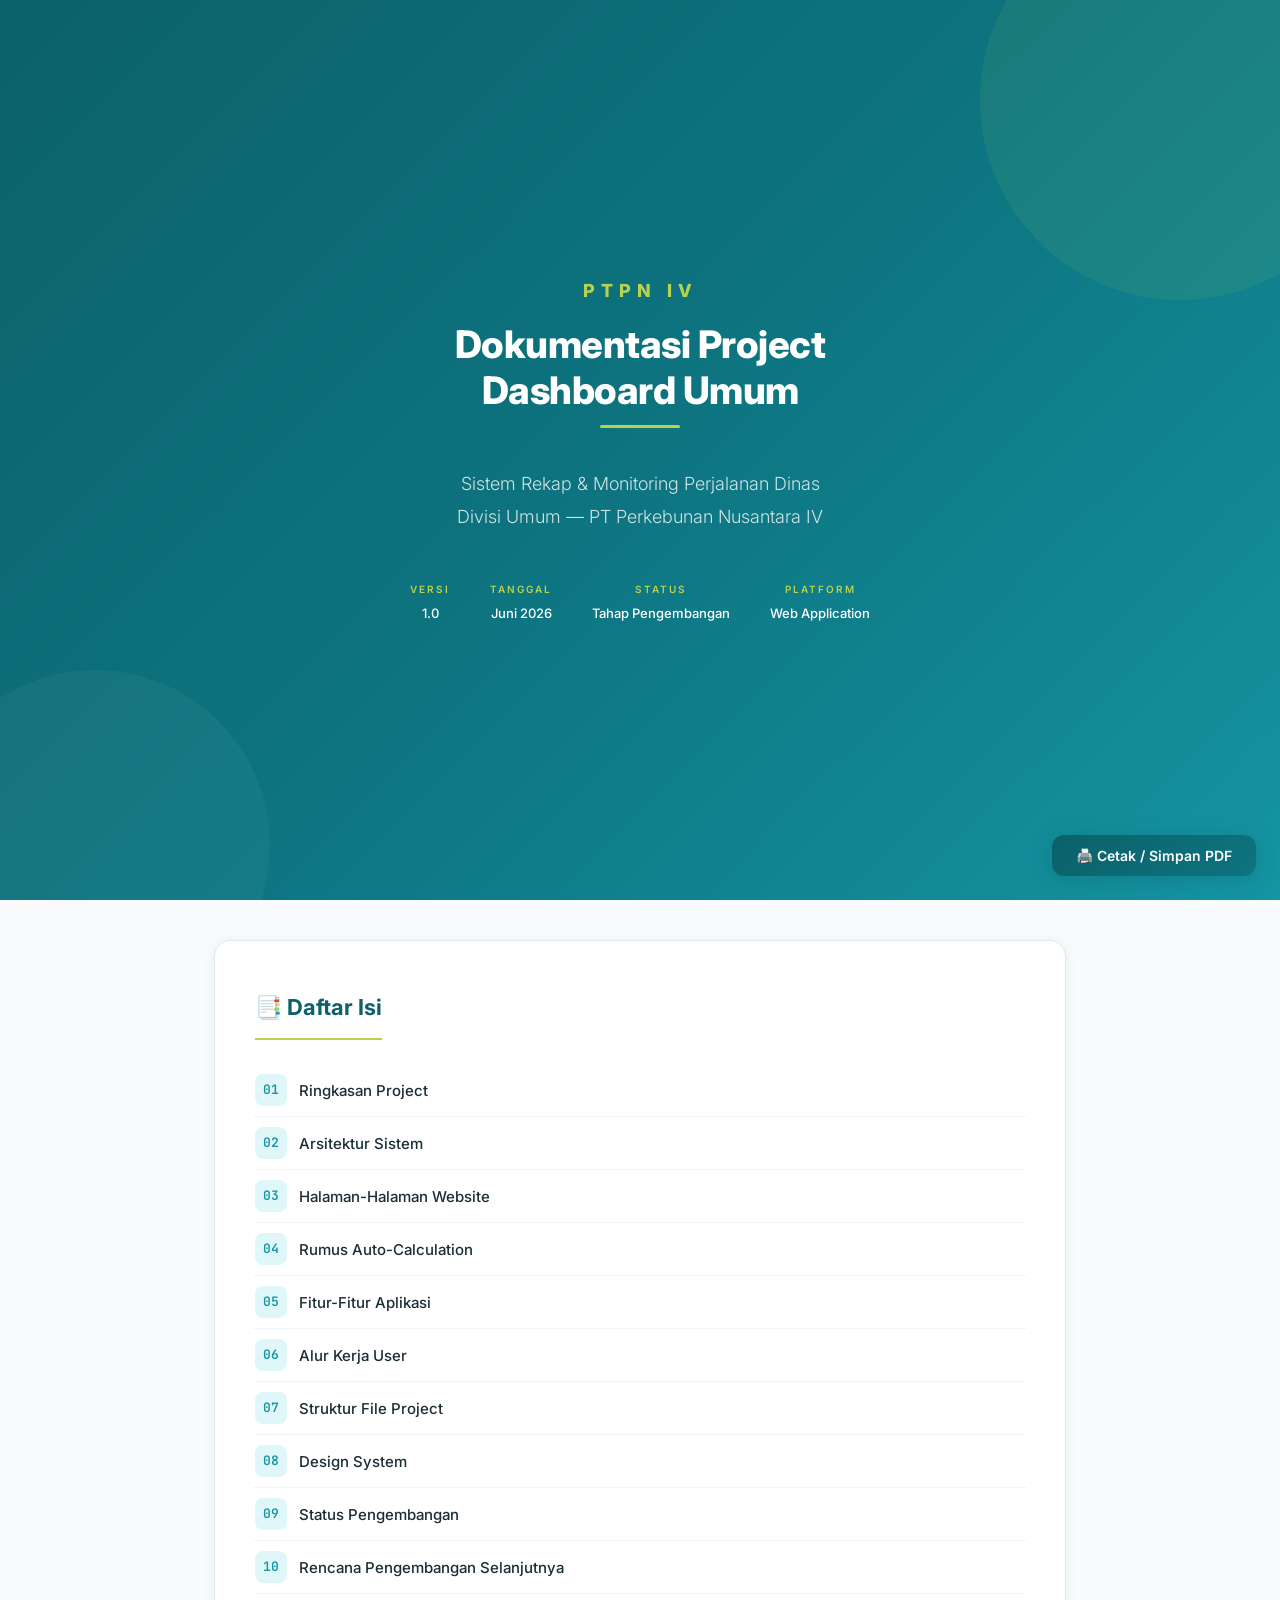
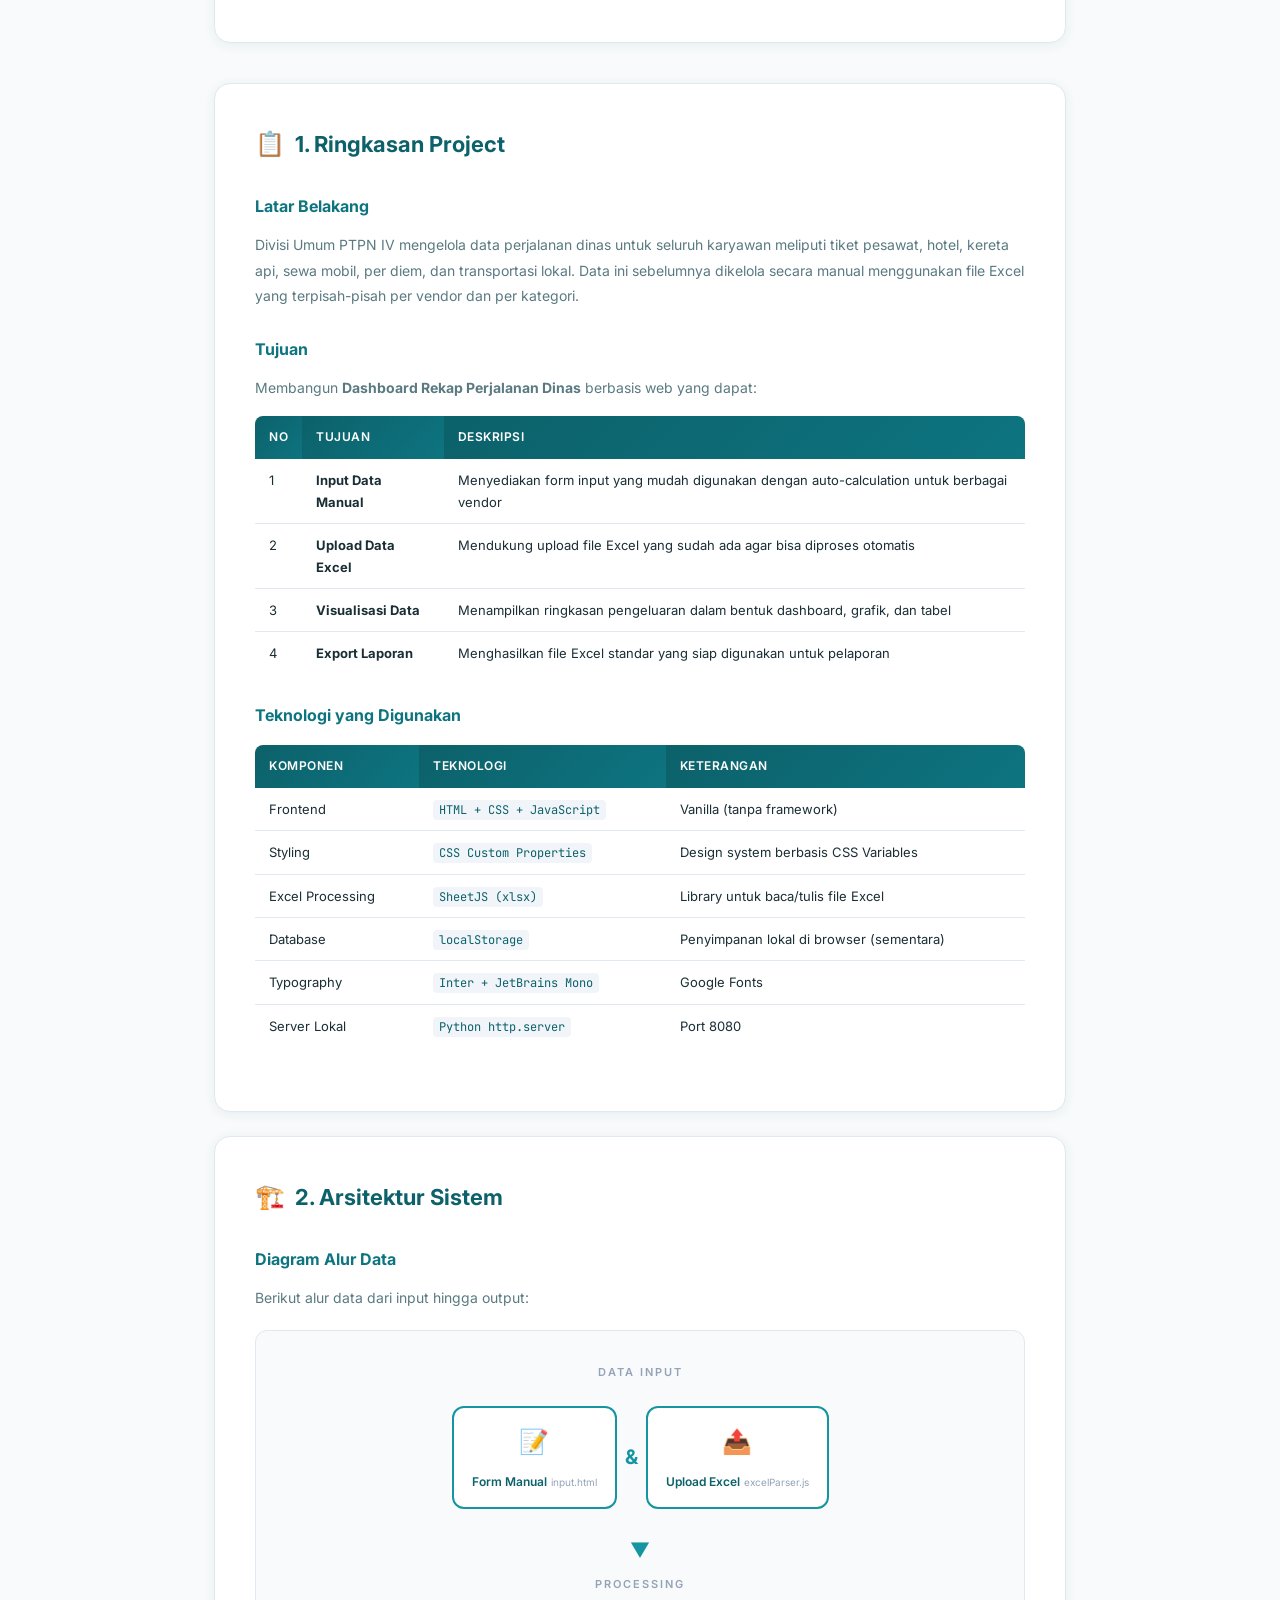
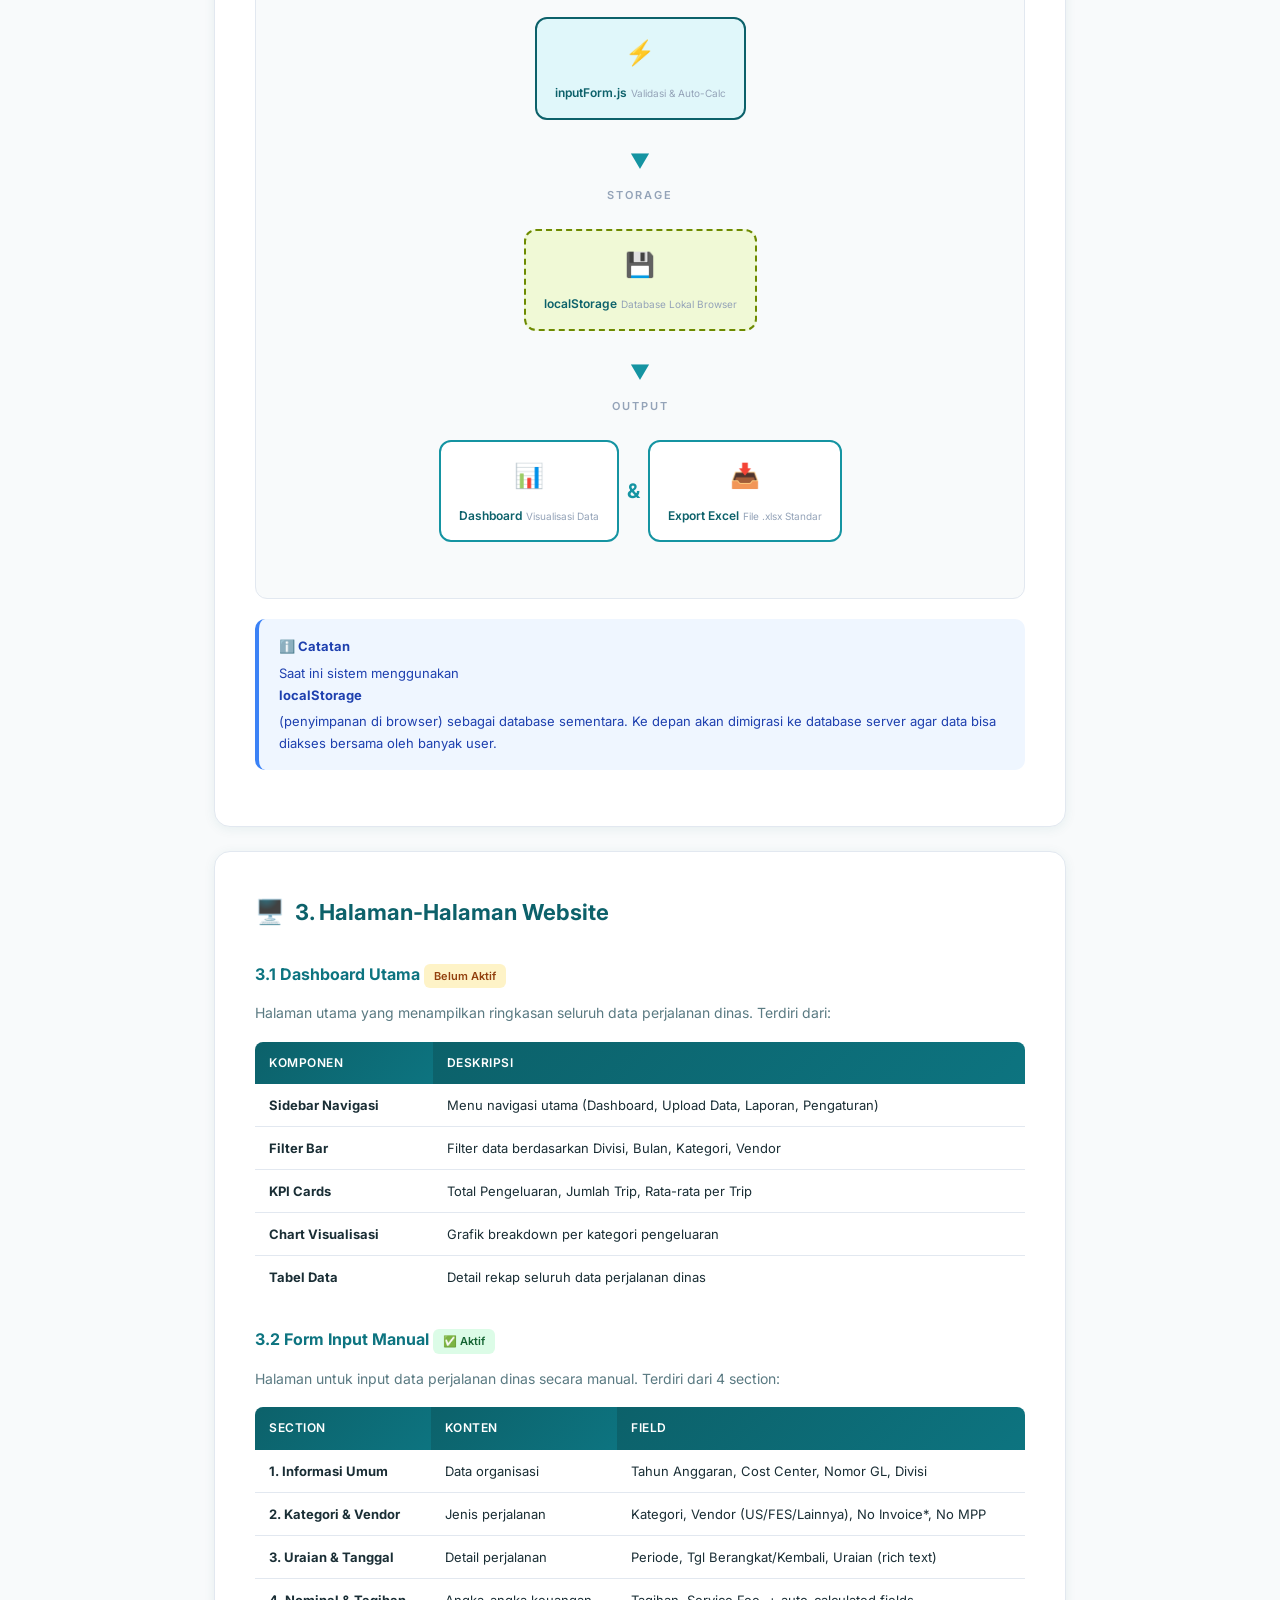
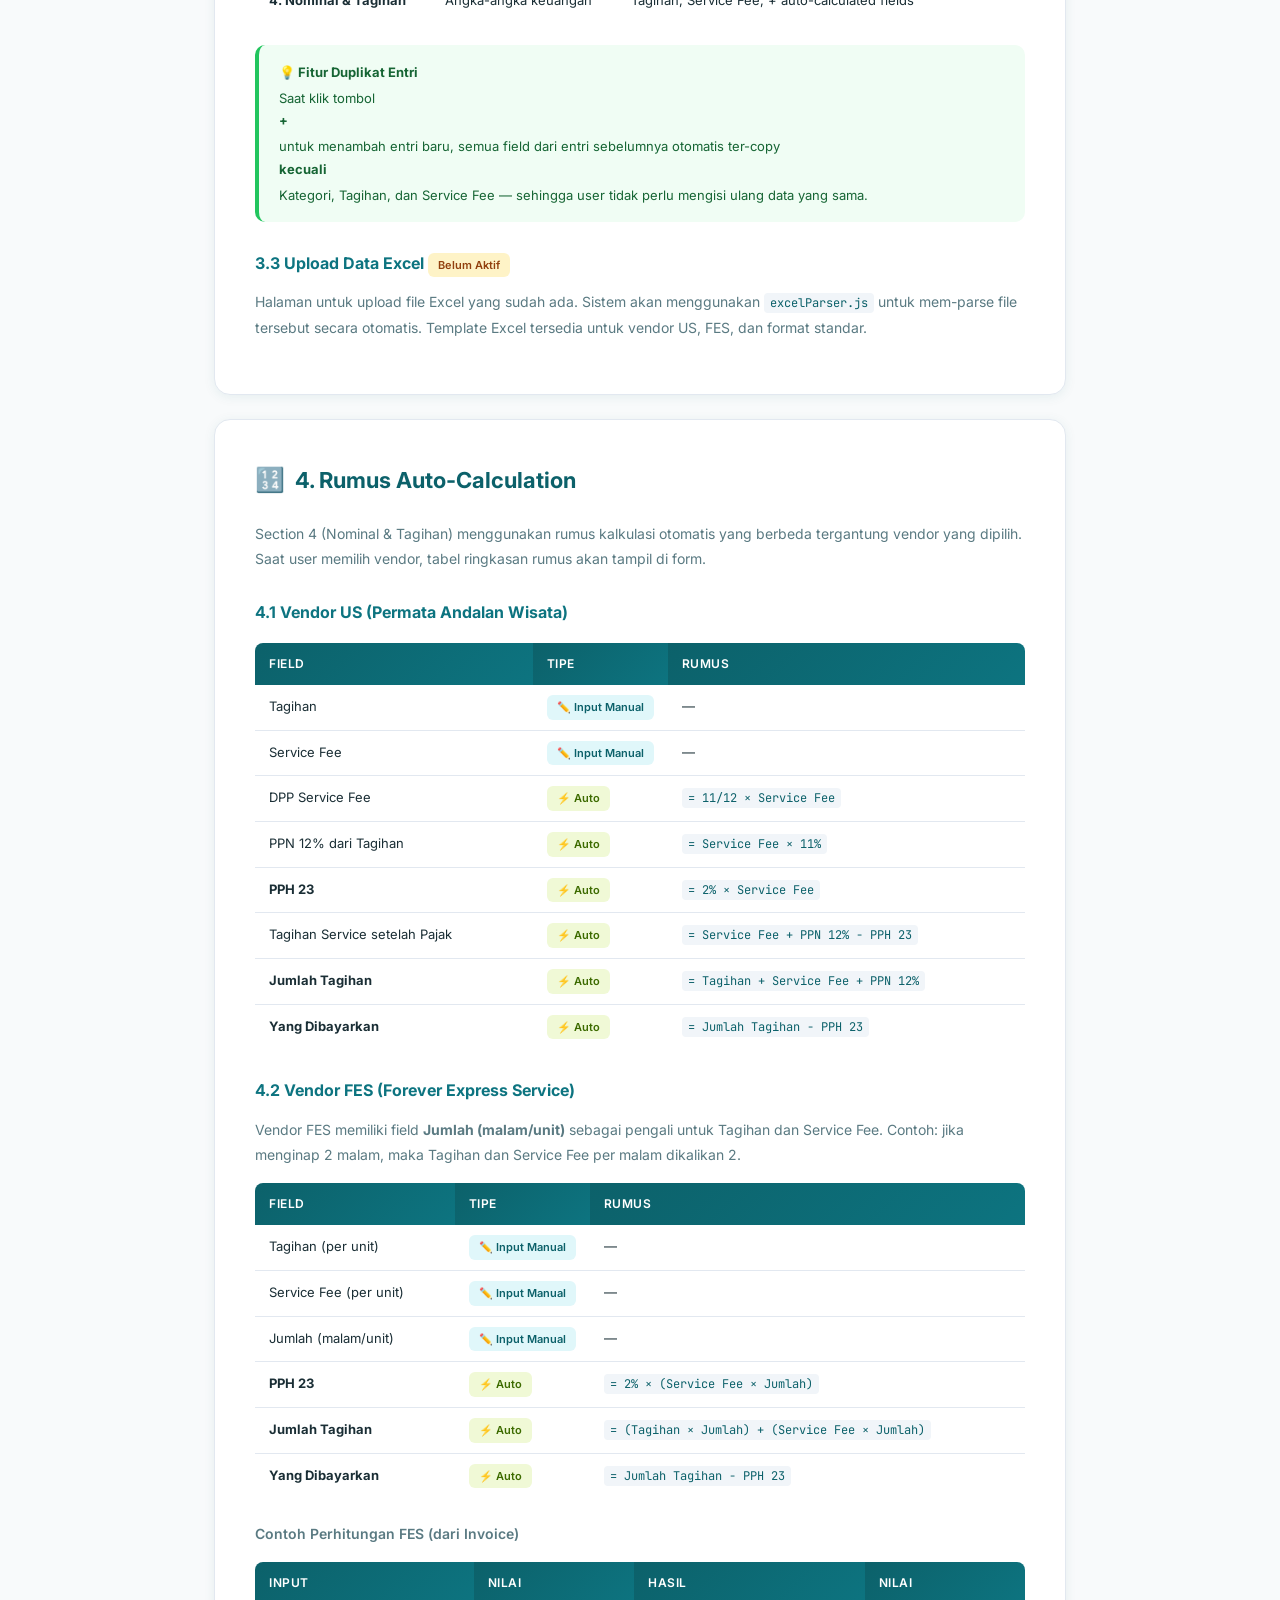
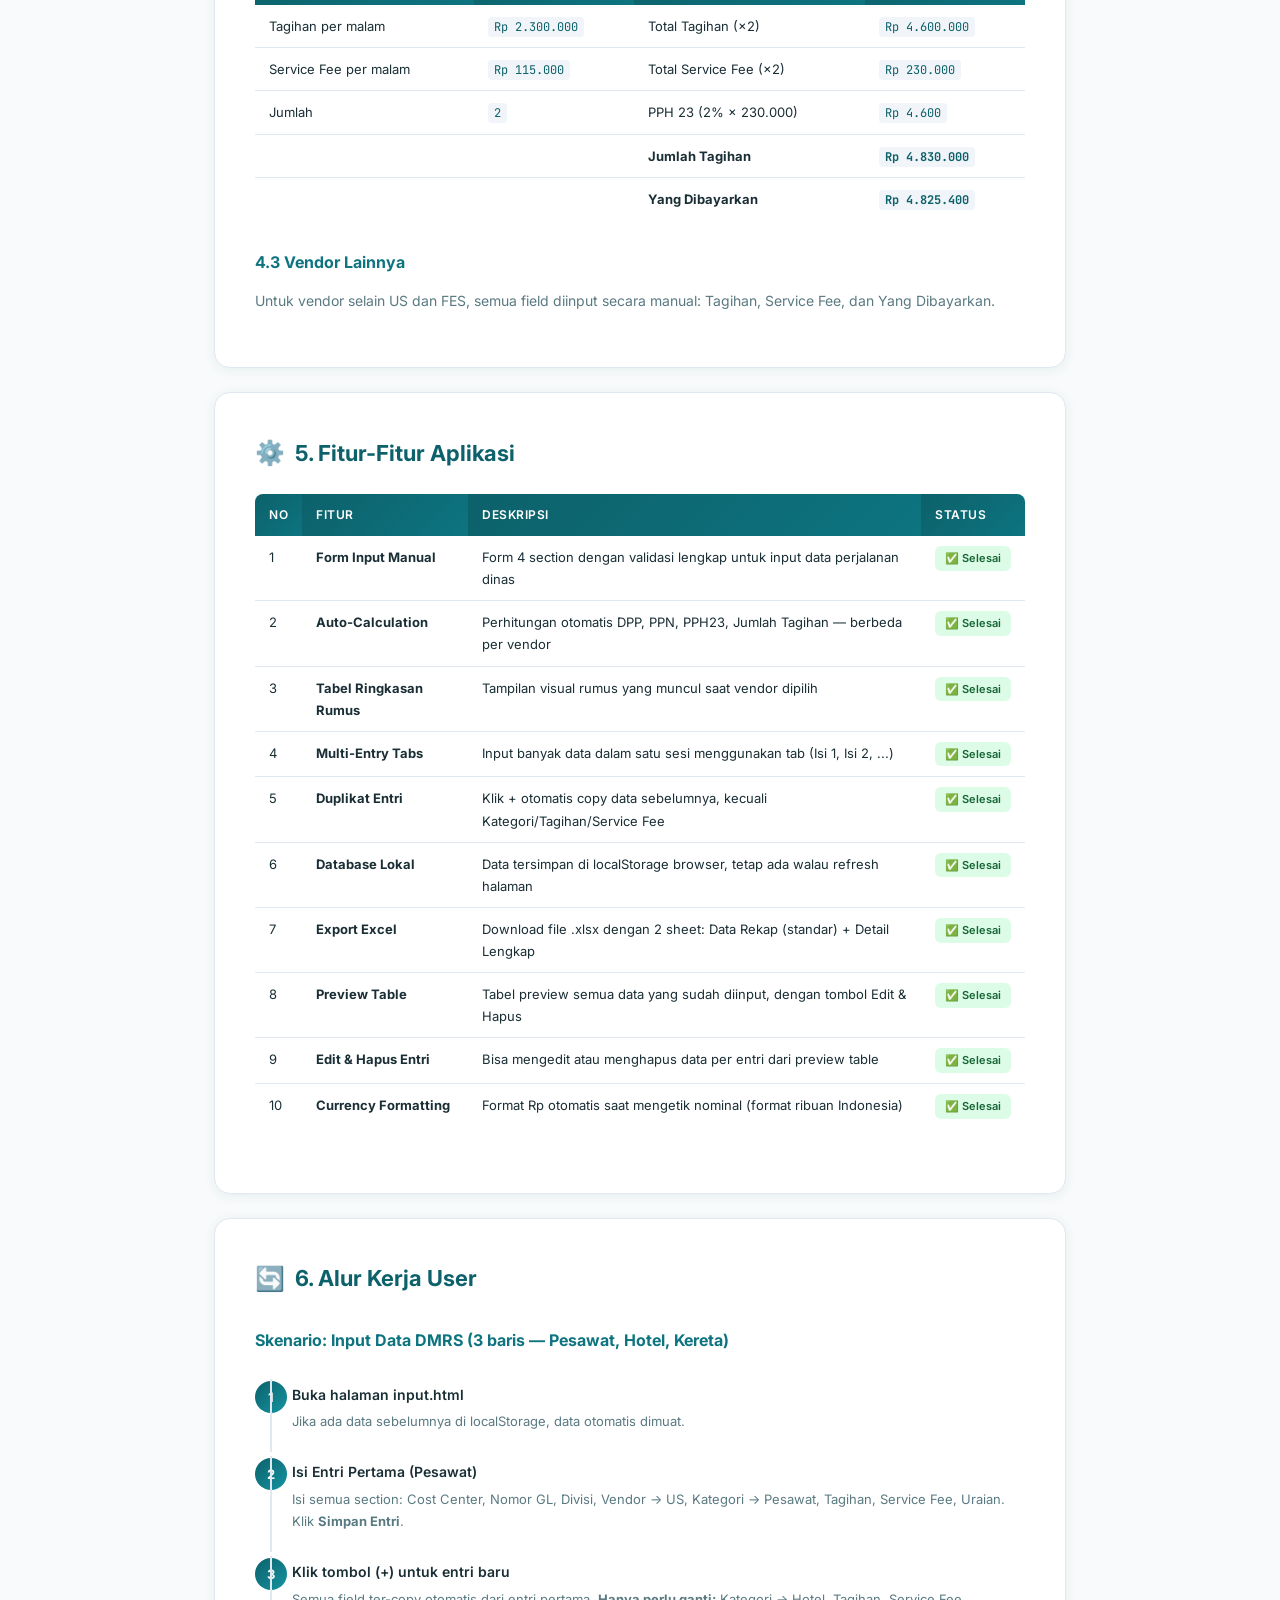
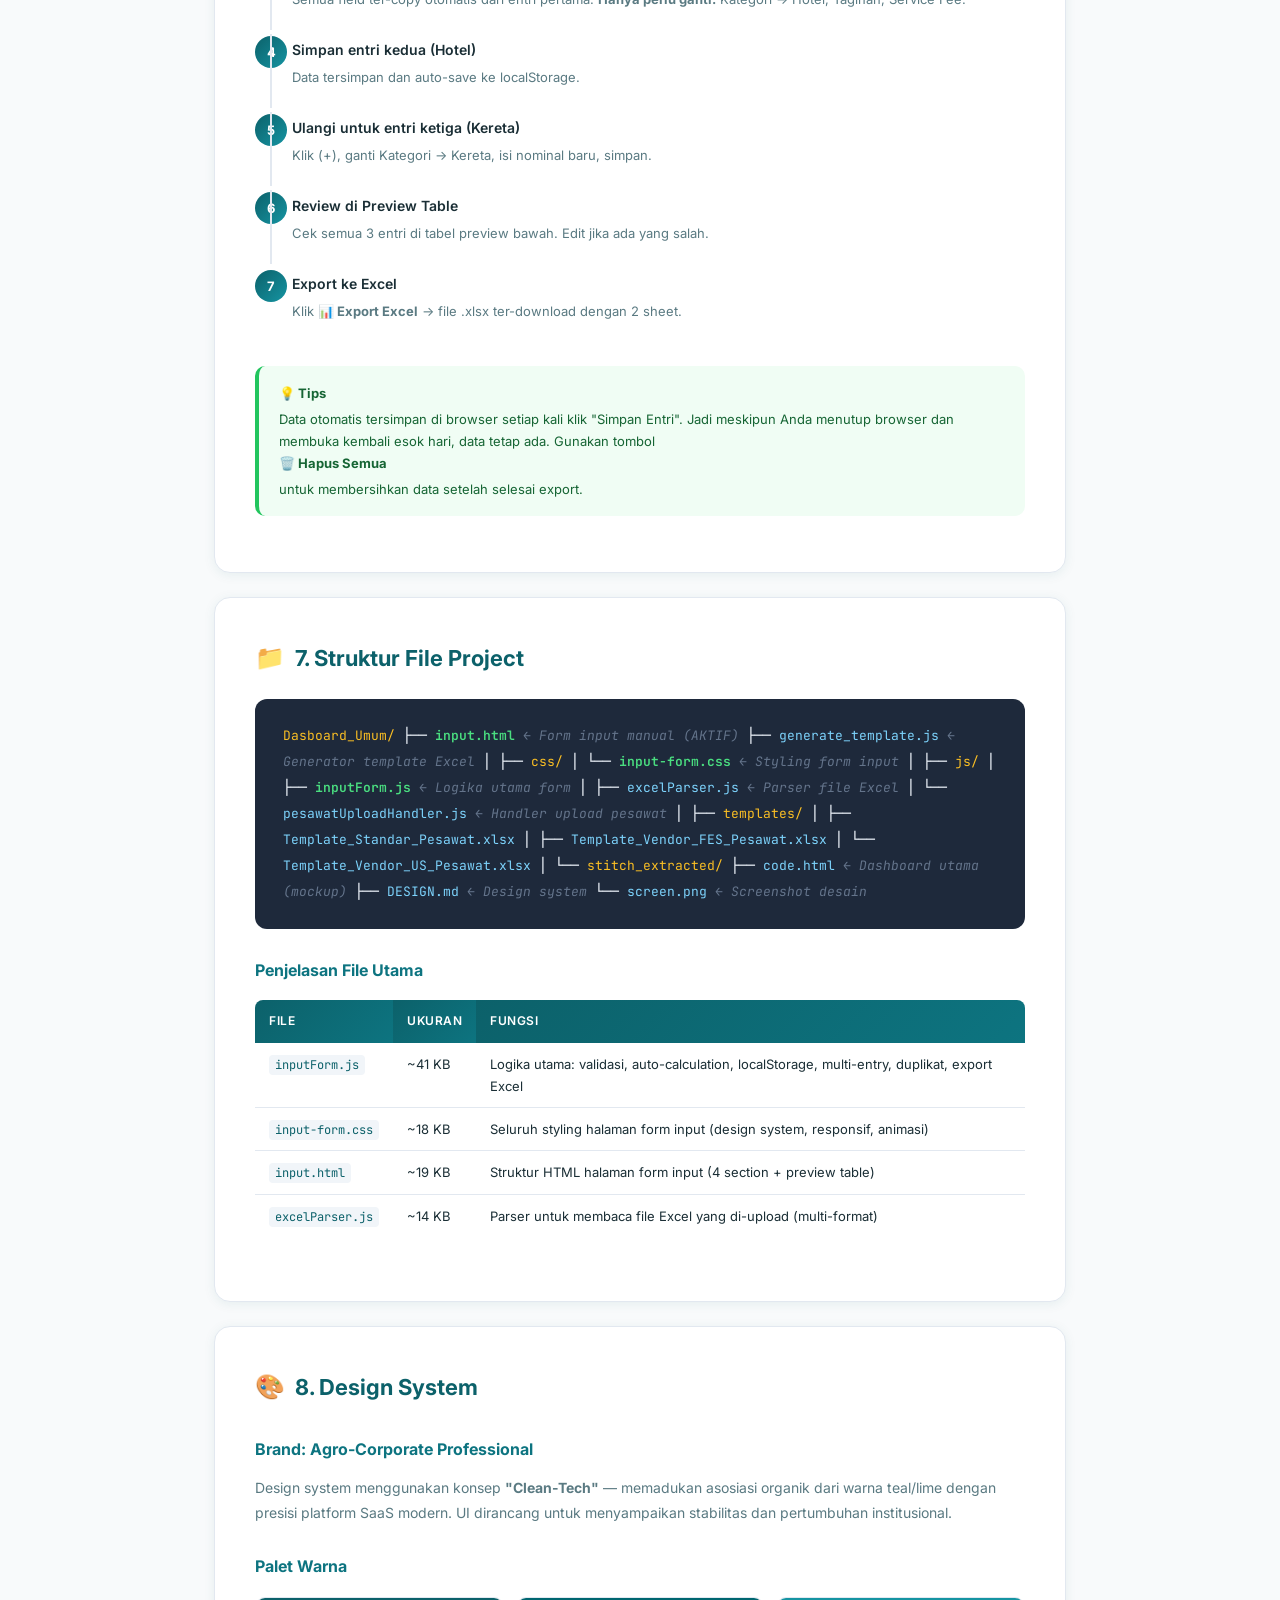
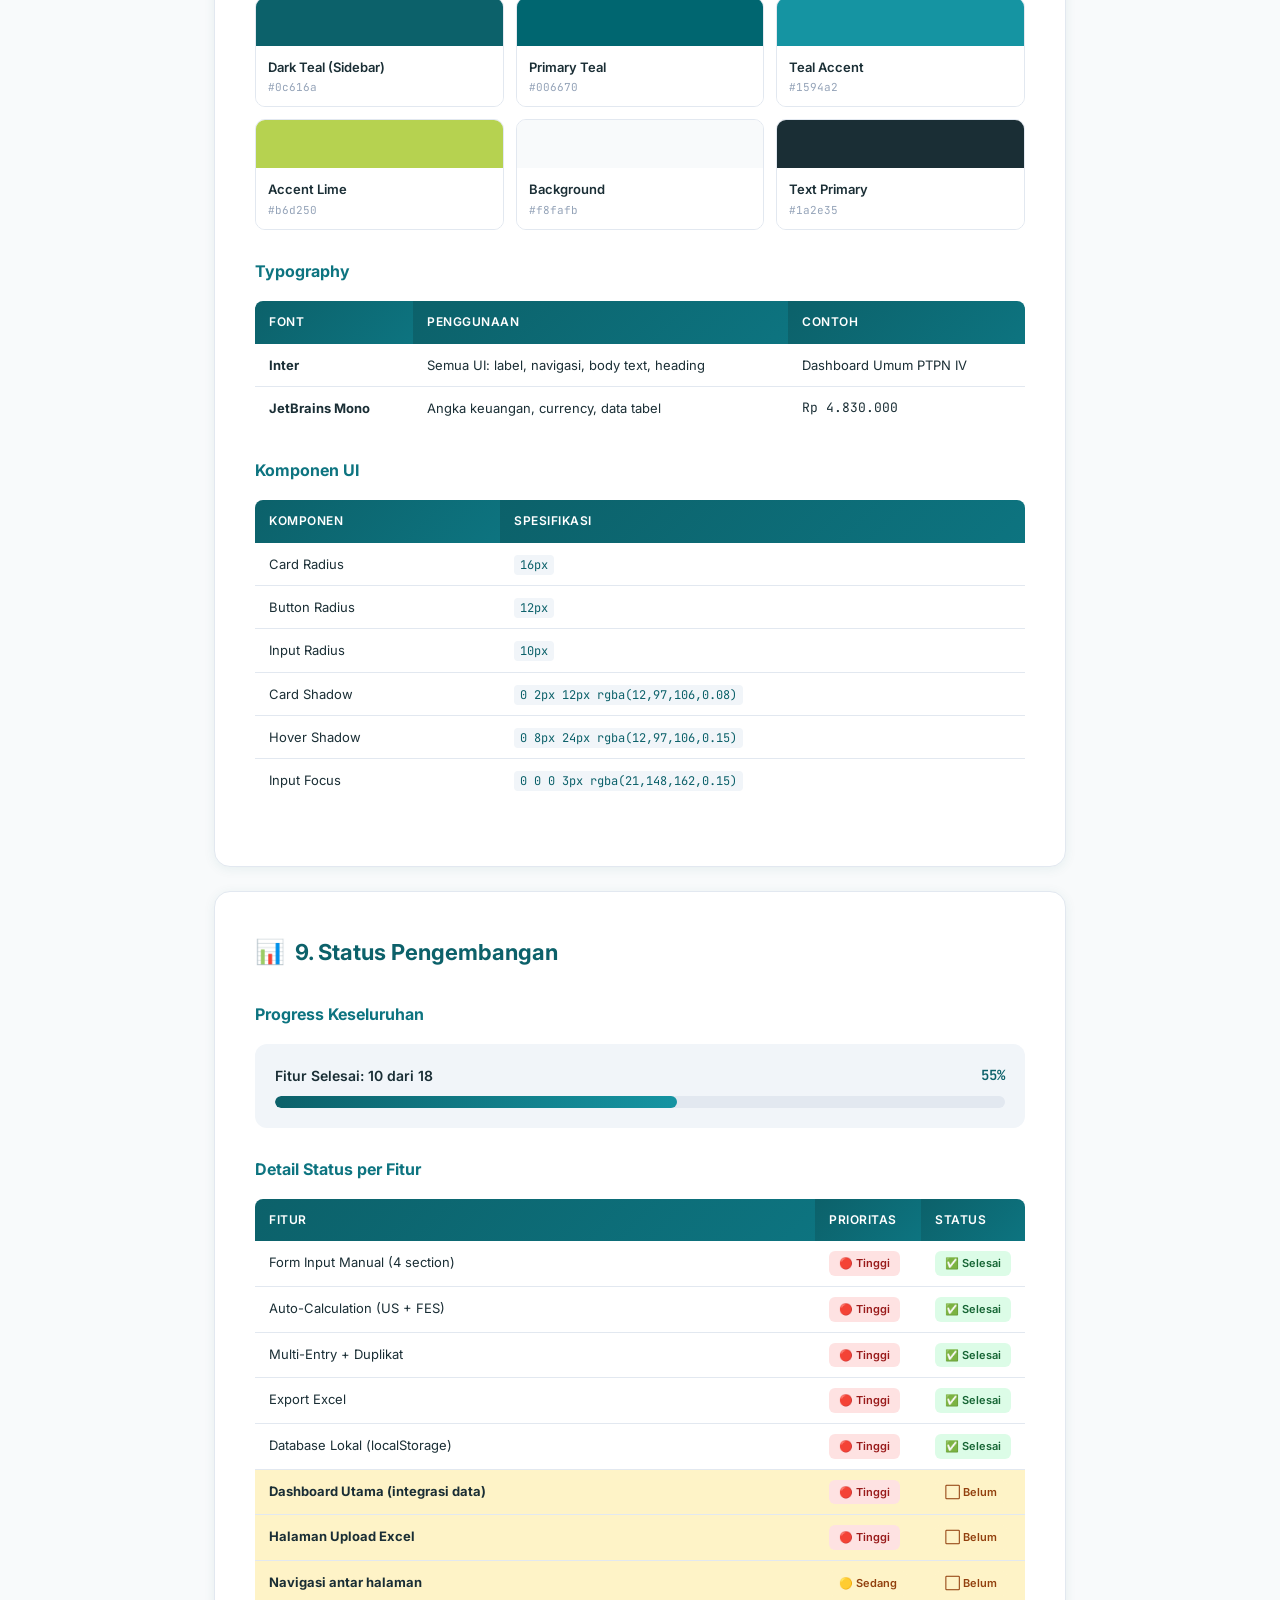
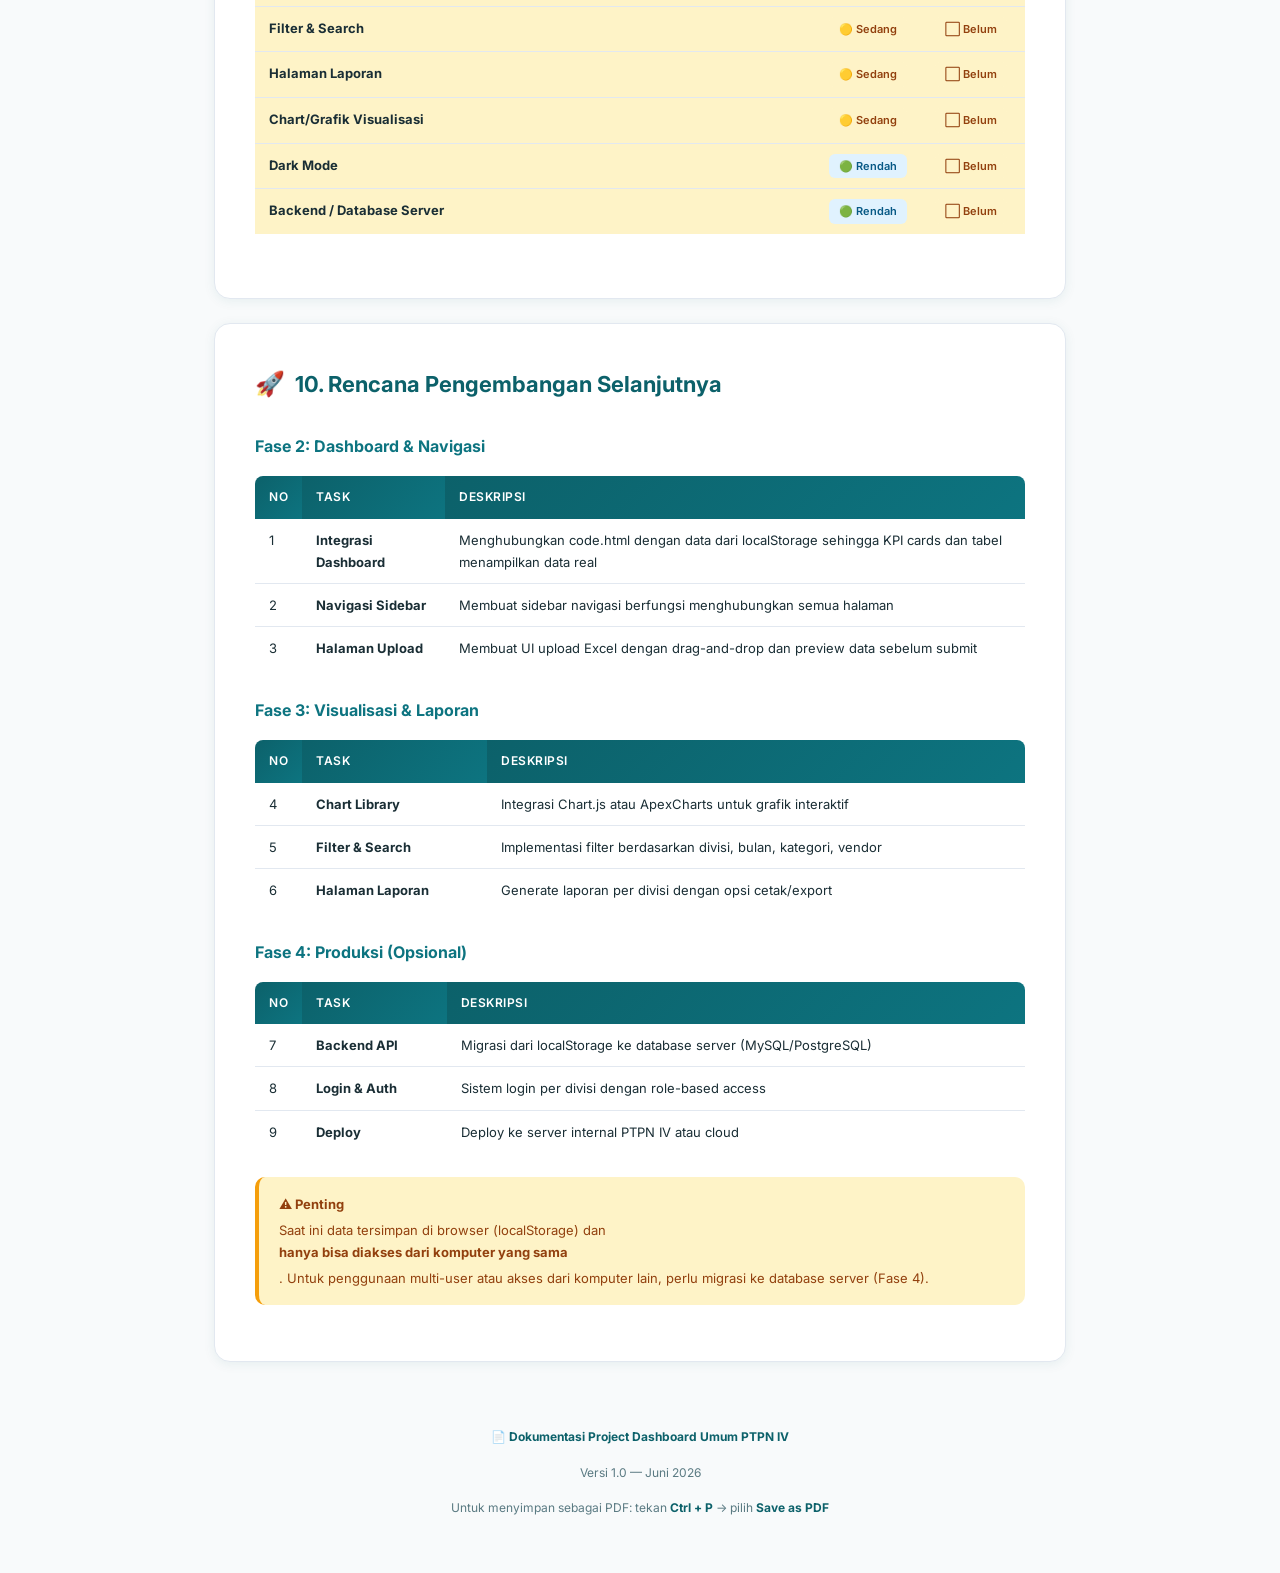
<file: Dokumentasi_Project.html>
<!DOCTYPE html>
<html lang="id">
<head>
    <meta charset="UTF-8">
    <meta name="viewport" content="width=device-width, initial-scale=1.0">
    <title>Dokumentasi Project — Dashboard Umum PTPN IV</title>
    <link href="https://fonts.googleapis.com/css2?family=Inter:wght@300;400;500;600;700;800&family=JetBrains+Mono:wght@400;500;600&display=swap" rel="stylesheet">
    <style>
        /* ============================================================
           PRINT & PAGE SETUP
           ============================================================ */
        @page {
            size: A4;
            margin: 20mm 18mm;
        }

        @media print {
            body { background: white !important; }
            .page-break { page-break-before: always; }
            .no-print { display: none !important; }
            .cover-page { min-height: 100vh; }
            .toc { page-break-after: always; }
            section { page-break-inside: avoid; }
            h2 { page-break-after: avoid; }
            table { page-break-inside: avoid; }
        }

        /* ============================================================
           BASE STYLES
           ============================================================ */
        :root {
            --teal-900: #0c616a;
            --teal-800: #0d7480;
            --teal-700: #1594a2;
            --teal-600: #1caab9;
            --teal-100: #e0f7fa;
            --teal-50: #f0feff;
            --lime-500: #b6d250;
            --lime-100: #f0f9d6;
            --text-primary: #1a2e35;
            --text-secondary: #5a7a82;
            --text-muted: #94a3b8;
            --border: #e2e8f0;
            --bg-light: #f8fafb;
            --red-500: #ef4444;
            --amber-500: #f59e0b;
            --green-500: #22c55e;
        }

        * { box-sizing: border-box; margin: 0; padding: 0; }

        body {
            font-family: 'Inter', -apple-system, sans-serif;
            color: var(--text-primary);
            background: var(--bg-light);
            line-height: 1.7;
            font-size: 14px;
        }

        .container {
            max-width: 900px;
            margin: 0 auto;
            padding: 0 24px;
        }

        /* ============================================================
           COVER PAGE
           ============================================================ */
        .cover-page {
            min-height: 100vh;
            display: flex;
            flex-direction: column;
            justify-content: center;
            align-items: center;
            text-align: center;
            background: linear-gradient(135deg, var(--teal-900) 0%, var(--teal-800) 50%, var(--teal-700) 100%);
            color: white;
            padding: 60px 40px;
            position: relative;
            overflow: hidden;
        }

        .cover-page::before {
            content: '';
            position: absolute;
            top: -100px;
            right: -100px;
            width: 400px;
            height: 400px;
            border-radius: 50%;
            background: rgba(182,210,80,0.08);
        }

        .cover-page::after {
            content: '';
            position: absolute;
            bottom: -120px;
            left: -80px;
            width: 350px;
            height: 350px;
            border-radius: 50%;
            background: rgba(255,255,255,0.04);
        }

        .cover-logo {
            font-size: 18px;
            font-weight: 800;
            letter-spacing: 6px;
            text-transform: uppercase;
            color: var(--lime-500);
            margin-bottom: 16px;
        }

        .cover-title {
            font-size: 38px;
            font-weight: 800;
            line-height: 1.2;
            margin-bottom: 12px;
            letter-spacing: -0.5px;
        }

        .cover-subtitle {
            font-size: 18px;
            font-weight: 300;
            color: rgba(255,255,255,0.8);
            margin-bottom: 48px;
        }

        .cover-meta {
            display: flex;
            gap: 40px;
            font-size: 13px;
            color: rgba(255,255,255,0.6);
        }

        .cover-meta-item {
            display: flex;
            flex-direction: column;
            gap: 4px;
        }

        .cover-meta-label {
            font-size: 10px;
            text-transform: uppercase;
            letter-spacing: 2px;
            color: var(--lime-500);
            font-weight: 600;
        }

        .cover-meta-value {
            font-weight: 500;
            color: white;
        }

        .cover-divider {
            width: 80px;
            height: 3px;
            background: var(--lime-500);
            border-radius: 2px;
            margin-bottom: 40px;
        }

        /* ============================================================
           TABLE OF CONTENTS
           ============================================================ */
        .toc {
            background: white;
            padding: 48px 40px;
            border-radius: 16px;
            margin: 40px auto;
            max-width: 900px;
            box-shadow: 0 2px 12px rgba(12,97,106,0.08);
            border: 1px solid var(--border);
        }

        .toc h2 {
            font-size: 22px;
            color: var(--teal-900);
            margin-bottom: 24px;
            padding-bottom: 12px;
            border-bottom: 2px solid var(--lime-500);
            display: inline-block;
        }

        .toc-list {
            list-style: none;
            counter-reset: toc;
        }

        .toc-list li {
            counter-increment: toc;
            padding: 10px 0;
            border-bottom: 1px dotted var(--border);
            display: flex;
            align-items: center;
            gap: 12px;
        }

        .toc-list li::before {
            content: counter(toc, decimal-leading-zero);
            font-family: 'JetBrains Mono', monospace;
            font-size: 13px;
            font-weight: 600;
            color: var(--teal-700);
            background: var(--teal-100);
            width: 32px;
            height: 32px;
            border-radius: 8px;
            display: flex;
            align-items: center;
            justify-content: center;
            flex-shrink: 0;
        }

        .toc-list a {
            color: var(--text-primary);
            text-decoration: none;
            font-weight: 500;
            font-size: 15px;
        }

        .toc-list a:hover {
            color: var(--teal-700);
        }

        /* ============================================================
           CONTENT SECTIONS
           ============================================================ */
        .content-section {
            background: white;
            padding: 40px;
            border-radius: 16px;
            margin: 24px auto;
            max-width: 900px;
            box-shadow: 0 2px 12px rgba(12,97,106,0.08);
            border: 1px solid var(--border);
        }

        h2 {
            font-size: 22px;
            font-weight: 700;
            color: var(--teal-900);
            margin-bottom: 20px;
            display: flex;
            align-items: center;
            gap: 10px;
        }

        h2 .section-icon {
            font-size: 24px;
        }

        h3 {
            font-size: 16px;
            font-weight: 700;
            color: var(--teal-800);
            margin-top: 28px;
            margin-bottom: 12px;
        }

        h4 {
            font-size: 14px;
            font-weight: 600;
            color: var(--text-secondary);
            margin-top: 20px;
            margin-bottom: 8px;
        }

        p {
            margin-bottom: 14px;
            color: var(--text-secondary);
            line-height: 1.8;
        }

        /* ============================================================
           TABLES
           ============================================================ */
        table {
            width: 100%;
            border-collapse: collapse;
            margin: 16px 0 24px;
            font-size: 13px;
        }

        thead th {
            background: linear-gradient(135deg, var(--teal-900), var(--teal-800));
            color: white;
            font-weight: 600;
            text-align: left;
            padding: 11px 14px;
            font-size: 12px;
            text-transform: uppercase;
            letter-spacing: 0.5px;
        }

        thead th:first-child { border-radius: 8px 0 0 0; }
        thead th:last-child { border-radius: 0 8px 0 0; }

        tbody td {
            padding: 10px 14px;
            border-bottom: 1px solid var(--border);
            vertical-align: top;
        }

        tbody tr:hover { background: var(--teal-50); }
        tbody tr:last-child td { border-bottom: none; }

        .mono {
            font-family: 'JetBrains Mono', monospace;
            font-size: 12px;
            background: #f1f5f9;
            padding: 2px 6px;
            border-radius: 4px;
            color: var(--teal-900);
        }

        /* ============================================================
           BADGES / TAGS
           ============================================================ */
        .badge {
            display: inline-flex;
            align-items: center;
            gap: 4px;
            padding: 3px 10px;
            border-radius: 6px;
            font-size: 11px;
            font-weight: 600;
            white-space: nowrap;
        }

        .badge-done {
            background: #dcfce7;
            color: #166534;
        }

        .badge-pending {
            background: #fef3c7;
            color: #92400e;
        }

        .badge-high {
            background: #fee2e2;
            color: #991b1b;
        }

        .badge-medium {
            background: #fef3c7;
            color: #92400e;
        }

        .badge-low {
            background: #e0f2fe;
            color: #075985;
        }

        .badge-input {
            background: var(--teal-100);
            color: var(--teal-900);
        }

        .badge-auto {
            background: var(--lime-100);
            color: #3d6b00;
        }

        /* ============================================================
           INFO BOXES
           ============================================================ */
        .info-box {
            padding: 16px 20px;
            border-radius: 10px;
            margin: 16px 0;
            font-size: 13px;
        }

        .info-box.note {
            background: #eff6ff;
            border-left: 4px solid #3b82f6;
            color: #1e40af;
        }

        .info-box.tip {
            background: #f0fdf4;
            border-left: 4px solid #22c55e;
            color: #166534;
        }

        .info-box.warning {
            background: #fef3c7;
            border-left: 4px solid #f59e0b;
            color: #92400e;
        }

        .info-box strong {
            display: block;
            margin-bottom: 4px;
        }

        /* ============================================================
           FLOW DIAGRAM (CSS-based)
           ============================================================ */
        .flow-diagram {
            display: flex;
            flex-wrap: wrap;
            gap: 0;
            align-items: center;
            justify-content: center;
            margin: 24px 0;
        }

        .flow-box {
            background: white;
            border: 2px solid var(--teal-700);
            border-radius: 12px;
            padding: 14px 18px;
            text-align: center;
            min-width: 140px;
            position: relative;
        }

        .flow-box .flow-icon {
            font-size: 24px;
            display: block;
            margin-bottom: 6px;
        }

        .flow-box .flow-label {
            font-size: 12px;
            font-weight: 600;
            color: var(--teal-900);
        }

        .flow-box .flow-sub {
            font-size: 10px;
            color: var(--text-muted);
        }

        .flow-box.highlight {
            background: var(--teal-100);
            border-color: var(--teal-900);
        }

        .flow-box.storage {
            background: var(--lime-100);
            border-color: #6d8a00;
            border-style: dashed;
        }

        .flow-arrow {
            font-size: 20px;
            color: var(--teal-700);
            margin: 0 8px;
            font-weight: 700;
        }

        /* ============================================================
           FILE TREE
           ============================================================ */
        .file-tree {
            background: #1e293b;
            color: #e2e8f0;
            border-radius: 12px;
            padding: 24px 28px;
            font-family: 'JetBrains Mono', monospace;
            font-size: 13px;
            line-height: 2;
            margin: 16px 0;
            overflow-x: auto;
        }

        .file-tree .folder {
            color: #fbbf24;
        }

        .file-tree .file {
            color: #7dd3fc;
        }

        .file-tree .active {
            color: #4ade80;
            font-weight: 600;
        }

        .file-tree .comment {
            color: #64748b;
            font-style: italic;
        }

        /* ============================================================
           COLOR SWATCH
           ============================================================ */
        .swatch-grid {
            display: grid;
            grid-template-columns: repeat(auto-fill, minmax(200px, 1fr));
            gap: 12px;
            margin: 16px 0;
        }

        .swatch {
            border-radius: 10px;
            overflow: hidden;
            border: 1px solid var(--border);
        }

        .swatch-color {
            height: 48px;
        }

        .swatch-info {
            padding: 10px 12px;
            background: white;
        }

        .swatch-name {
            font-weight: 600;
            font-size: 13px;
            color: var(--text-primary);
        }

        .swatch-hex {
            font-family: 'JetBrains Mono', monospace;
            font-size: 11px;
            color: var(--text-muted);
        }

        /* ============================================================
           SEQUENCE FLOW
           ============================================================ */
        .sequence-step {
            display: flex;
            gap: 16px;
            align-items: flex-start;
            margin-bottom: 4px;
        }

        .step-number {
            width: 32px;
            height: 32px;
            border-radius: 50%;
            background: linear-gradient(135deg, var(--teal-900), var(--teal-700));
            color: white;
            font-size: 13px;
            font-weight: 700;
            display: flex;
            align-items: center;
            justify-content: center;
            flex-shrink: 0;
            margin-top: 2px;
        }

        .step-content {
            flex: 1;
            padding-bottom: 20px;
            border-left: 2px solid var(--border);
            padding-left: 20px;
            margin-left: -33px;
            padding-top: 4px;
        }

        .sequence-step:last-child .step-content {
            border-left-color: transparent;
        }

        .step-title {
            font-weight: 600;
            color: var(--text-primary);
            margin-bottom: 4px;
        }

        .step-desc {
            font-size: 13px;
            color: var(--text-secondary);
        }

        /* ============================================================
           PRINT BUTTON
           ============================================================ */
        .print-bar {
            position: fixed;
            bottom: 24px;
            right: 24px;
            z-index: 100;
            display: flex;
            gap: 10px;
        }

        .print-btn {
            padding: 12px 24px;
            background: linear-gradient(135deg, var(--teal-900), var(--teal-800));
            color: white;
            border: none;
            border-radius: 12px;
            font-family: 'Inter', sans-serif;
            font-size: 14px;
            font-weight: 600;
            cursor: pointer;
            box-shadow: 0 4px 20px rgba(12,97,106,0.3);
            display: flex;
            align-items: center;
            gap: 8px;
            transition: all 0.3s ease;
        }

        .print-btn:hover {
            transform: translateY(-2px);
            box-shadow: 0 6px 28px rgba(12,97,106,0.4);
        }

        /* ============================================================
           FOOTER
           ============================================================ */
        .doc-footer {
            text-align: center;
            padding: 40px 24px;
            color: var(--text-muted);
            font-size: 12px;
        }

        .doc-footer strong {
            color: var(--teal-900);
        }

        /* Responsive */
        @media (max-width: 768px) {
            .content-section, .toc { padding: 24px 20px; margin: 16px; }
            .cover-title { font-size: 28px; }
            .cover-meta { flex-direction: column; gap: 16px; }
            .swatch-grid { grid-template-columns: 1fr 1fr; }
            table { font-size: 12px; }
            thead th, tbody td { padding: 8px 10px; }
        }
    </style>
</head>
<body>

<!-- ============================================================
     COVER PAGE
     ============================================================ -->
<div class="cover-page">
    <div class="cover-logo">PTPN IV</div>
    <h1 class="cover-title">Dokumentasi Project<br>Dashboard Umum</h1>
    <div class="cover-divider"></div>
    <p class="cover-subtitle">Sistem Rekap & Monitoring Perjalanan Dinas<br>Divisi Umum — PT Perkebunan Nusantara IV</p>
    <div class="cover-meta">
        <div class="cover-meta-item">
            <span class="cover-meta-label">Versi</span>
            <span class="cover-meta-value">1.0</span>
        </div>
        <div class="cover-meta-item">
            <span class="cover-meta-label">Tanggal</span>
            <span class="cover-meta-value">Juni 2026</span>
        </div>
        <div class="cover-meta-item">
            <span class="cover-meta-label">Status</span>
            <span class="cover-meta-value">Tahap Pengembangan</span>
        </div>
        <div class="cover-meta-item">
            <span class="cover-meta-label">Platform</span>
            <span class="cover-meta-value">Web Application</span>
        </div>
    </div>
</div>

<!-- ============================================================
     TABLE OF CONTENTS
     ============================================================ -->
<div class="container">
<div class="toc page-break">
    <h2>📑 Daftar Isi</h2>
    <ol class="toc-list">
        <li><a href="#ringkasan">Ringkasan Project</a></li>
        <li><a href="#arsitektur">Arsitektur Sistem</a></li>
        <li><a href="#halaman">Halaman-Halaman Website</a></li>
        <li><a href="#formulas">Rumus Auto-Calculation</a></li>
        <li><a href="#fitur">Fitur-Fitur Aplikasi</a></li>
        <li><a href="#alur-kerja">Alur Kerja User</a></li>
        <li><a href="#struktur-file">Struktur File Project</a></li>
        <li><a href="#design-system">Design System</a></li>
        <li><a href="#status">Status Pengembangan</a></li>
        <li><a href="#rencana">Rencana Pengembangan Selanjutnya</a></li>
    </ol>
</div>

<!-- ============================================================
     01. RINGKASAN PROJECT
     ============================================================ -->
<section class="content-section page-break" id="ringkasan">
    <h2><span class="section-icon">📋</span> 1. Ringkasan Project</h2>
    
    <h3>Latar Belakang</h3>
    <p>
        Divisi Umum PTPN IV mengelola data perjalanan dinas untuk seluruh karyawan meliputi tiket pesawat, 
        hotel, kereta api, sewa mobil, per diem, dan transportasi lokal. Data ini sebelumnya dikelola secara 
        manual menggunakan file Excel yang terpisah-pisah per vendor dan per kategori.
    </p>

    <h3>Tujuan</h3>
    <p>Membangun <strong>Dashboard Rekap Perjalanan Dinas</strong> berbasis web yang dapat:</p>
    <table>
        <thead>
            <tr>
                <th style="width:40px">No</th>
                <th>Tujuan</th>
                <th>Deskripsi</th>
            </tr>
        </thead>
        <tbody>
            <tr>
                <td>1</td>
                <td><strong>Input Data Manual</strong></td>
                <td>Menyediakan form input yang mudah digunakan dengan auto-calculation untuk berbagai vendor</td>
            </tr>
            <tr>
                <td>2</td>
                <td><strong>Upload Data Excel</strong></td>
                <td>Mendukung upload file Excel yang sudah ada agar bisa diproses otomatis</td>
            </tr>
            <tr>
                <td>3</td>
                <td><strong>Visualisasi Data</strong></td>
                <td>Menampilkan ringkasan pengeluaran dalam bentuk dashboard, grafik, dan tabel</td>
            </tr>
            <tr>
                <td>4</td>
                <td><strong>Export Laporan</strong></td>
                <td>Menghasilkan file Excel standar yang siap digunakan untuk pelaporan</td>
            </tr>
        </tbody>
    </table>

    <h3>Teknologi yang Digunakan</h3>
    <table>
        <thead>
            <tr>
                <th>Komponen</th>
                <th>Teknologi</th>
                <th>Keterangan</th>
            </tr>
        </thead>
        <tbody>
            <tr>
                <td>Frontend</td>
                <td><span class="mono">HTML + CSS + JavaScript</span></td>
                <td>Vanilla (tanpa framework)</td>
            </tr>
            <tr>
                <td>Styling</td>
                <td><span class="mono">CSS Custom Properties</span></td>
                <td>Design system berbasis CSS Variables</td>
            </tr>
            <tr>
                <td>Excel Processing</td>
                <td><span class="mono">SheetJS (xlsx)</span></td>
                <td>Library untuk baca/tulis file Excel</td>
            </tr>
            <tr>
                <td>Database</td>
                <td><span class="mono">localStorage</span></td>
                <td>Penyimpanan lokal di browser (sementara)</td>
            </tr>
            <tr>
                <td>Typography</td>
                <td><span class="mono">Inter + JetBrains Mono</span></td>
                <td>Google Fonts</td>
            </tr>
            <tr>
                <td>Server Lokal</td>
                <td><span class="mono">Python http.server</span></td>
                <td>Port 8080</td>
            </tr>
        </tbody>
    </table>
</section>

<!-- ============================================================
     02. ARSITEKTUR SISTEM
     ============================================================ -->
<section class="content-section page-break" id="arsitektur">
    <h2><span class="section-icon">🏗️</span> 2. Arsitektur Sistem</h2>
    
    <h3>Diagram Alur Data</h3>
    <p>Berikut alur data dari input hingga output:</p>

    <div style="background:#f8fafb; border-radius:12px; padding:32px 24px; margin:20px 0; border:1px solid var(--border);">
        <!-- Row 1: Input -->
        <div style="text-align:center; margin-bottom:8px; font-size:11px; text-transform:uppercase; letter-spacing:2px; color:var(--text-muted); font-weight:600;">Data Input</div>
        <div class="flow-diagram">
            <div class="flow-box">
                <span class="flow-icon">📝</span>
                <span class="flow-label">Form Manual</span>
                <span class="flow-sub">input.html</span>
            </div>
            <span class="flow-arrow">&</span>
            <div class="flow-box">
                <span class="flow-icon">📤</span>
                <span class="flow-label">Upload Excel</span>
                <span class="flow-sub">excelParser.js</span>
            </div>
        </div>

        <div style="text-align:center; font-size:20px; color:var(--teal-700);">▼</div>

        <!-- Row 2: Processing -->
        <div style="text-align:center; margin:8px 0; font-size:11px; text-transform:uppercase; letter-spacing:2px; color:var(--text-muted); font-weight:600;">Processing</div>
        <div class="flow-diagram">
            <div class="flow-box highlight">
                <span class="flow-icon">⚡</span>
                <span class="flow-label">inputForm.js</span>
                <span class="flow-sub">Validasi & Auto-Calc</span>
            </div>
        </div>

        <div style="text-align:center; font-size:20px; color:var(--teal-700);">▼</div>

        <!-- Row 3: Storage -->
        <div style="text-align:center; margin:8px 0; font-size:11px; text-transform:uppercase; letter-spacing:2px; color:var(--text-muted); font-weight:600;">Storage</div>
        <div class="flow-diagram">
            <div class="flow-box storage">
                <span class="flow-icon">💾</span>
                <span class="flow-label">localStorage</span>
                <span class="flow-sub">Database Lokal Browser</span>
            </div>
        </div>

        <div style="text-align:center; font-size:20px; color:var(--teal-700);">▼</div>

        <!-- Row 4: Output -->
        <div style="text-align:center; margin:8px 0; font-size:11px; text-transform:uppercase; letter-spacing:2px; color:var(--text-muted); font-weight:600;">Output</div>
        <div class="flow-diagram">
            <div class="flow-box">
                <span class="flow-icon">📊</span>
                <span class="flow-label">Dashboard</span>
                <span class="flow-sub">Visualisasi Data</span>
            </div>
            <span class="flow-arrow">&</span>
            <div class="flow-box">
                <span class="flow-icon">📥</span>
                <span class="flow-label">Export Excel</span>
                <span class="flow-sub">File .xlsx Standar</span>
            </div>
        </div>
    </div>

    <div class="info-box note">
        <strong>ℹ️ Catatan</strong>
        Saat ini sistem menggunakan <strong>localStorage</strong> (penyimpanan di browser) sebagai database sementara. 
        Ke depan akan dimigrasi ke database server agar data bisa diakses bersama oleh banyak user.
    </div>
</section>

<!-- ============================================================
     03. HALAMAN WEBSITE
     ============================================================ -->
<section class="content-section page-break" id="halaman">
    <h2><span class="section-icon">🖥️</span> 3. Halaman-Halaman Website</h2>

    <h3>3.1 Dashboard Utama <span class="badge badge-pending">Belum Aktif</span></h3>
    <p>
        Halaman utama yang menampilkan ringkasan seluruh data perjalanan dinas. Terdiri dari:
    </p>
    <table>
        <thead>
            <tr>
                <th>Komponen</th>
                <th>Deskripsi</th>
            </tr>
        </thead>
        <tbody>
            <tr><td><strong>Sidebar Navigasi</strong></td><td>Menu navigasi utama (Dashboard, Upload Data, Laporan, Pengaturan)</td></tr>
            <tr><td><strong>Filter Bar</strong></td><td>Filter data berdasarkan Divisi, Bulan, Kategori, Vendor</td></tr>
            <tr><td><strong>KPI Cards</strong></td><td>Total Pengeluaran, Jumlah Trip, Rata-rata per Trip</td></tr>
            <tr><td><strong>Chart Visualisasi</strong></td><td>Grafik breakdown per kategori pengeluaran</td></tr>
            <tr><td><strong>Tabel Data</strong></td><td>Detail rekap seluruh data perjalanan dinas</td></tr>
        </tbody>
    </table>

    <h3>3.2 Form Input Manual <span class="badge badge-done">✅ Aktif</span></h3>
    <p>Halaman untuk input data perjalanan dinas secara manual. Terdiri dari 4 section:</p>

    <table>
        <thead>
            <tr>
                <th>Section</th>
                <th>Konten</th>
                <th>Field</th>
            </tr>
        </thead>
        <tbody>
            <tr>
                <td><strong>1. Informasi Umum</strong></td>
                <td>Data organisasi</td>
                <td>Tahun Anggaran, Cost Center, Nomor GL, Divisi</td>
            </tr>
            <tr>
                <td><strong>2. Kategori & Vendor</strong></td>
                <td>Jenis perjalanan</td>
                <td>Kategori, Vendor (US/FES/Lainnya), No Invoice*, No MPP</td>
            </tr>
            <tr>
                <td><strong>3. Uraian & Tanggal</strong></td>
                <td>Detail perjalanan</td>
                <td>Periode, Tgl Berangkat/Kembali, Uraian (rich text)</td>
            </tr>
            <tr>
                <td><strong>4. Nominal & Tagihan</strong></td>
                <td>Angka-angka keuangan</td>
                <td>Tagihan, Service Fee, + auto-calculated fields</td>
            </tr>
        </tbody>
    </table>

    <div class="info-box tip">
        <strong>💡 Fitur Duplikat Entri</strong>
        Saat klik tombol <strong>+</strong> untuk menambah entri baru, semua field dari entri sebelumnya otomatis ter-copy 
        <strong>kecuali</strong> Kategori, Tagihan, dan Service Fee — sehingga user tidak perlu mengisi ulang data yang sama.
    </div>

    <h3>3.3 Upload Data Excel <span class="badge badge-pending">Belum Aktif</span></h3>
    <p>
        Halaman untuk upload file Excel yang sudah ada. Sistem akan menggunakan <span class="mono">excelParser.js</span>
        untuk mem-parse file tersebut secara otomatis. Template Excel tersedia untuk vendor US, FES, dan format standar.
    </p>
</section>

<!-- ============================================================
     04. RUMUS AUTO-CALCULATION
     ============================================================ -->
<section class="content-section page-break" id="formulas">
    <h2><span class="section-icon">🔢</span> 4. Rumus Auto-Calculation</h2>
    
    <p>
        Section 4 (Nominal & Tagihan) menggunakan rumus kalkulasi otomatis yang berbeda tergantung vendor 
        yang dipilih. Saat user memilih vendor, tabel ringkasan rumus akan tampil di form.
    </p>

    <h3>4.1 Vendor US (Permata Andalan Wisata)</h3>
    <table>
        <thead>
            <tr>
                <th>Field</th>
                <th style="width:120px">Tipe</th>
                <th>Rumus</th>
            </tr>
        </thead>
        <tbody>
            <tr>
                <td>Tagihan</td>
                <td><span class="badge badge-input">✏️ Input Manual</span></td>
                <td>—</td>
            </tr>
            <tr>
                <td>Service Fee</td>
                <td><span class="badge badge-input">✏️ Input Manual</span></td>
                <td>—</td>
            </tr>
            <tr>
                <td>DPP Service Fee</td>
                <td><span class="badge badge-auto">⚡ Auto</span></td>
                <td><span class="mono">= 11/12 × Service Fee</span></td>
            </tr>
            <tr>
                <td>PPN 12% dari Tagihan</td>
                <td><span class="badge badge-auto">⚡ Auto</span></td>
                <td><span class="mono">= Service Fee × 11%</span></td>
            </tr>
            <tr>
                <td><strong>PPH 23</strong></td>
                <td><span class="badge badge-auto">⚡ Auto</span></td>
                <td><span class="mono">= 2% × Service Fee</span></td>
            </tr>
            <tr>
                <td>Tagihan Service setelah Pajak</td>
                <td><span class="badge badge-auto">⚡ Auto</span></td>
                <td><span class="mono">= Service Fee + PPN 12% − PPH 23</span></td>
            </tr>
            <tr>
                <td><strong>Jumlah Tagihan</strong></td>
                <td><span class="badge badge-auto">⚡ Auto</span></td>
                <td><span class="mono">= Tagihan + Service Fee + PPN 12%</span></td>
            </tr>
            <tr>
                <td><strong>Yang Dibayarkan</strong></td>
                <td><span class="badge badge-auto">⚡ Auto</span></td>
                <td><span class="mono">= Jumlah Tagihan − PPH 23</span></td>
            </tr>
        </tbody>
    </table>

    <h3>4.2 Vendor FES (Forever Express Service)</h3>
    <p>
        Vendor FES memiliki field <strong>Jumlah (malam/unit)</strong> sebagai pengali untuk Tagihan dan Service Fee.
        Contoh: jika menginap 2 malam, maka Tagihan dan Service Fee per malam dikalikan 2.
    </p>
    <table>
        <thead>
            <tr>
                <th>Field</th>
                <th style="width:120px">Tipe</th>
                <th>Rumus</th>
            </tr>
        </thead>
        <tbody>
            <tr>
                <td>Tagihan (per unit)</td>
                <td><span class="badge badge-input">✏️ Input Manual</span></td>
                <td>—</td>
            </tr>
            <tr>
                <td>Service Fee (per unit)</td>
                <td><span class="badge badge-input">✏️ Input Manual</span></td>
                <td>—</td>
            </tr>
            <tr>
                <td>Jumlah (malam/unit)</td>
                <td><span class="badge badge-input">✏️ Input Manual</span></td>
                <td>—</td>
            </tr>
            <tr>
                <td><strong>PPH 23</strong></td>
                <td><span class="badge badge-auto">⚡ Auto</span></td>
                <td><span class="mono">= 2% × (Service Fee × Jumlah)</span></td>
            </tr>
            <tr>
                <td><strong>Jumlah Tagihan</strong></td>
                <td><span class="badge badge-auto">⚡ Auto</span></td>
                <td><span class="mono">= (Tagihan × Jumlah) + (Service Fee × Jumlah)</span></td>
            </tr>
            <tr>
                <td><strong>Yang Dibayarkan</strong></td>
                <td><span class="badge badge-auto">⚡ Auto</span></td>
                <td><span class="mono">= Jumlah Tagihan − PPH 23</span></td>
            </tr>
        </tbody>
    </table>

    <h4>Contoh Perhitungan FES (dari Invoice)</h4>
    <table>
        <thead>
            <tr>
                <th>Input</th>
                <th>Nilai</th>
                <th>Hasil</th>
                <th>Nilai</th>
            </tr>
        </thead>
        <tbody>
            <tr>
                <td>Tagihan per malam</td>
                <td><span class="mono">Rp 2.300.000</span></td>
                <td>Total Tagihan (×2)</td>
                <td><span class="mono">Rp 4.600.000</span></td>
            </tr>
            <tr>
                <td>Service Fee per malam</td>
                <td><span class="mono">Rp 115.000</span></td>
                <td>Total Service Fee (×2)</td>
                <td><span class="mono">Rp 230.000</span></td>
            </tr>
            <tr>
                <td>Jumlah</td>
                <td><span class="mono">2</span></td>
                <td>PPH 23 (2% × 230.000)</td>
                <td><span class="mono">Rp 4.600</span></td>
            </tr>
            <tr>
                <td colspan="2"></td>
                <td><strong>Jumlah Tagihan</strong></td>
                <td><span class="mono"><strong>Rp 4.830.000</strong></span></td>
            </tr>
            <tr>
                <td colspan="2"></td>
                <td><strong>Yang Dibayarkan</strong></td>
                <td><span class="mono"><strong>Rp 4.825.400</strong></span></td>
            </tr>
        </tbody>
    </table>

    <h3>4.3 Vendor Lainnya</h3>
    <p>Untuk vendor selain US dan FES, semua field diinput secara manual: Tagihan, Service Fee, dan Yang Dibayarkan.</p>
</section>

<!-- ============================================================
     05. FITUR APLIKASI
     ============================================================ -->
<section class="content-section page-break" id="fitur">
    <h2><span class="section-icon">⚙️</span> 5. Fitur-Fitur Aplikasi</h2>

    <table>
        <thead>
            <tr>
                <th style="width:40px">No</th>
                <th>Fitur</th>
                <th>Deskripsi</th>
                <th style="width:80px">Status</th>
            </tr>
        </thead>
        <tbody>
            <tr>
                <td>1</td>
                <td><strong>Form Input Manual</strong></td>
                <td>Form 4 section dengan validasi lengkap untuk input data perjalanan dinas</td>
                <td><span class="badge badge-done">✅ Selesai</span></td>
            </tr>
            <tr>
                <td>2</td>
                <td><strong>Auto-Calculation</strong></td>
                <td>Perhitungan otomatis DPP, PPN, PPH23, Jumlah Tagihan — berbeda per vendor</td>
                <td><span class="badge badge-done">✅ Selesai</span></td>
            </tr>
            <tr>
                <td>3</td>
                <td><strong>Tabel Ringkasan Rumus</strong></td>
                <td>Tampilan visual rumus yang muncul saat vendor dipilih</td>
                <td><span class="badge badge-done">✅ Selesai</span></td>
            </tr>
            <tr>
                <td>4</td>
                <td><strong>Multi-Entry Tabs</strong></td>
                <td>Input banyak data dalam satu sesi menggunakan tab (Isi 1, Isi 2, ...)</td>
                <td><span class="badge badge-done">✅ Selesai</span></td>
            </tr>
            <tr>
                <td>5</td>
                <td><strong>Duplikat Entri</strong></td>
                <td>Klik + otomatis copy data sebelumnya, kecuali Kategori/Tagihan/Service Fee</td>
                <td><span class="badge badge-done">✅ Selesai</span></td>
            </tr>
            <tr>
                <td>6</td>
                <td><strong>Database Lokal</strong></td>
                <td>Data tersimpan di localStorage browser, tetap ada walau refresh halaman</td>
                <td><span class="badge badge-done">✅ Selesai</span></td>
            </tr>
            <tr>
                <td>7</td>
                <td><strong>Export Excel</strong></td>
                <td>Download file .xlsx dengan 2 sheet: Data Rekap (standar) + Detail Lengkap</td>
                <td><span class="badge badge-done">✅ Selesai</span></td>
            </tr>
            <tr>
                <td>8</td>
                <td><strong>Preview Table</strong></td>
                <td>Tabel preview semua data yang sudah diinput, dengan tombol Edit & Hapus</td>
                <td><span class="badge badge-done">✅ Selesai</span></td>
            </tr>
            <tr>
                <td>9</td>
                <td><strong>Edit & Hapus Entri</strong></td>
                <td>Bisa mengedit atau menghapus data per entri dari preview table</td>
                <td><span class="badge badge-done">✅ Selesai</span></td>
            </tr>
            <tr>
                <td>10</td>
                <td><strong>Currency Formatting</strong></td>
                <td>Format Rp otomatis saat mengetik nominal (format ribuan Indonesia)</td>
                <td><span class="badge badge-done">✅ Selesai</span></td>
            </tr>
        </tbody>
    </table>
</section>

<!-- ============================================================
     06. ALUR KERJA USER
     ============================================================ -->
<section class="content-section page-break" id="alur-kerja">
    <h2><span class="section-icon">🔄</span> 6. Alur Kerja User</h2>

    <h3>Skenario: Input Data DMRS (3 baris — Pesawat, Hotel, Kereta)</h3>

    <div style="margin:24px 0;">
        <div class="sequence-step">
            <div class="step-number">1</div>
            <div class="step-content">
                <div class="step-title">Buka halaman input.html</div>
                <div class="step-desc">Jika ada data sebelumnya di localStorage, data otomatis dimuat.</div>
            </div>
        </div>
        <div class="sequence-step">
            <div class="step-number">2</div>
            <div class="step-content">
                <div class="step-title">Isi Entri Pertama (Pesawat)</div>
                <div class="step-desc">Isi semua section: Cost Center, Nomor GL, Divisi, Vendor → US, Kategori → Pesawat, Tagihan, Service Fee, Uraian. Klik <strong>Simpan Entri</strong>.</div>
            </div>
        </div>
        <div class="sequence-step">
            <div class="step-number">3</div>
            <div class="step-content">
                <div class="step-title">Klik tombol (+) untuk entri baru</div>
                <div class="step-desc">Semua field ter-copy otomatis dari entri pertama. <strong>Hanya perlu ganti:</strong> Kategori → Hotel, Tagihan, Service Fee.</div>
            </div>
        </div>
        <div class="sequence-step">
            <div class="step-number">4</div>
            <div class="step-content">
                <div class="step-title">Simpan entri kedua (Hotel)</div>
                <div class="step-desc">Data tersimpan dan auto-save ke localStorage.</div>
            </div>
        </div>
        <div class="sequence-step">
            <div class="step-number">5</div>
            <div class="step-content">
                <div class="step-title">Ulangi untuk entri ketiga (Kereta)</div>
                <div class="step-desc">Klik (+), ganti Kategori → Kereta, isi nominal baru, simpan.</div>
            </div>
        </div>
        <div class="sequence-step">
            <div class="step-number">6</div>
            <div class="step-content">
                <div class="step-title">Review di Preview Table</div>
                <div class="step-desc">Cek semua 3 entri di tabel preview bawah. Edit jika ada yang salah.</div>
            </div>
        </div>
        <div class="sequence-step">
            <div class="step-number">7</div>
            <div class="step-content">
                <div class="step-title">Export ke Excel</div>
                <div class="step-desc">Klik <strong>📊 Export Excel</strong> → file .xlsx ter-download dengan 2 sheet.</div>
            </div>
        </div>
    </div>

    <div class="info-box tip">
        <strong>💡 Tips</strong>
        Data otomatis tersimpan di browser setiap kali klik "Simpan Entri". Jadi meskipun Anda menutup browser 
        dan membuka kembali esok hari, data tetap ada. Gunakan tombol <strong>🗑️ Hapus Semua</strong> untuk 
        membersihkan data setelah selesai export.
    </div>
</section>

<!-- ============================================================
     07. STRUKTUR FILE
     ============================================================ -->
<section class="content-section page-break" id="struktur-file">
    <h2><span class="section-icon">📁</span> 7. Struktur File Project</h2>

    <div class="file-tree">
<span class="folder">Dasboard_Umum/</span>
├── <span class="active">input.html</span>                    <span class="comment">← Form input manual (AKTIF)</span>
├── <span class="file">generate_template.js</span>          <span class="comment">← Generator template Excel</span>
│
├── <span class="folder">css/</span>
│   └── <span class="active">input-form.css</span>            <span class="comment">← Styling form input</span>
│
├── <span class="folder">js/</span>
│   ├── <span class="active">inputForm.js</span>              <span class="comment">← Logika utama form</span>
│   ├── <span class="file">excelParser.js</span>            <span class="comment">← Parser file Excel</span>
│   └── <span class="file">pesawatUploadHandler.js</span>   <span class="comment">← Handler upload pesawat</span>
│
├── <span class="folder">templates/</span>
│   ├── <span class="file">Template_Standar_Pesawat.xlsx</span>
│   ├── <span class="file">Template_Vendor_FES_Pesawat.xlsx</span>
│   └── <span class="file">Template_Vendor_US_Pesawat.xlsx</span>
│
└── <span class="folder">stitch_extracted/</span>
    ├── <span class="file">code.html</span>                 <span class="comment">← Dashboard utama (mockup)</span>
    ├── <span class="file">DESIGN.md</span>                 <span class="comment">← Design system</span>
    └── <span class="file">screen.png</span>                <span class="comment">← Screenshot desain</span>
    </div>

    <h3>Penjelasan File Utama</h3>
    <table>
        <thead>
            <tr>
                <th>File</th>
                <th>Ukuran</th>
                <th>Fungsi</th>
            </tr>
        </thead>
        <tbody>
            <tr>
                <td><span class="mono">inputForm.js</span></td>
                <td>~41 KB</td>
                <td>Logika utama: validasi, auto-calculation, localStorage, multi-entry, duplikat, export Excel</td>
            </tr>
            <tr>
                <td><span class="mono">input-form.css</span></td>
                <td>~18 KB</td>
                <td>Seluruh styling halaman form input (design system, responsif, animasi)</td>
            </tr>
            <tr>
                <td><span class="mono">input.html</span></td>
                <td>~19 KB</td>
                <td>Struktur HTML halaman form input (4 section + preview table)</td>
            </tr>
            <tr>
                <td><span class="mono">excelParser.js</span></td>
                <td>~14 KB</td>
                <td>Parser untuk membaca file Excel yang di-upload (multi-format)</td>
            </tr>
        </tbody>
    </table>
</section>

<!-- ============================================================
     08. DESIGN SYSTEM
     ============================================================ -->
<section class="content-section page-break" id="design-system">
    <h2><span class="section-icon">🎨</span> 8. Design System</h2>

    <h3>Brand: Agro-Corporate Professional</h3>
    <p>
        Design system menggunakan konsep <strong>"Clean-Tech"</strong> — memadukan asosiasi organik dari warna teal/lime 
        dengan presisi platform SaaS modern. UI dirancang untuk menyampaikan stabilitas dan pertumbuhan institusional.
    </p>

    <h3>Palet Warna</h3>
    <div class="swatch-grid">
        <div class="swatch">
            <div class="swatch-color" style="background:#0c616a;"></div>
            <div class="swatch-info"><div class="swatch-name">Dark Teal (Sidebar)</div><div class="swatch-hex">#0c616a</div></div>
        </div>
        <div class="swatch">
            <div class="swatch-color" style="background:#006670;"></div>
            <div class="swatch-info"><div class="swatch-name">Primary Teal</div><div class="swatch-hex">#006670</div></div>
        </div>
        <div class="swatch">
            <div class="swatch-color" style="background:#1594a2;"></div>
            <div class="swatch-info"><div class="swatch-name">Teal Accent</div><div class="swatch-hex">#1594a2</div></div>
        </div>
        <div class="swatch">
            <div class="swatch-color" style="background:#b6d250;"></div>
            <div class="swatch-info"><div class="swatch-name">Accent Lime</div><div class="swatch-hex">#b6d250</div></div>
        </div>
        <div class="swatch">
            <div class="swatch-color" style="background:#f8fafb;"></div>
            <div class="swatch-info"><div class="swatch-name">Background</div><div class="swatch-hex">#f8fafb</div></div>
        </div>
        <div class="swatch">
            <div class="swatch-color" style="background:#1a2e35;"></div>
            <div class="swatch-info"><div class="swatch-name">Text Primary</div><div class="swatch-hex">#1a2e35</div></div>
        </div>
    </div>

    <h3>Typography</h3>
    <table>
        <thead>
            <tr>
                <th>Font</th>
                <th>Penggunaan</th>
                <th>Contoh</th>
            </tr>
        </thead>
        <tbody>
            <tr>
                <td><strong>Inter</strong></td>
                <td>Semua UI: label, navigasi, body text, heading</td>
                <td style="font-family:Inter;">Dashboard Umum PTPN IV</td>
            </tr>
            <tr>
                <td><strong>JetBrains Mono</strong></td>
                <td>Angka keuangan, currency, data tabel</td>
                <td style="font-family:'JetBrains Mono',monospace;">Rp 4.830.000</td>
            </tr>
        </tbody>
    </table>

    <h3>Komponen UI</h3>
    <table>
        <thead>
            <tr>
                <th>Komponen</th>
                <th>Spesifikasi</th>
            </tr>
        </thead>
        <tbody>
            <tr><td>Card Radius</td><td><span class="mono">16px</span></td></tr>
            <tr><td>Button Radius</td><td><span class="mono">12px</span></td></tr>
            <tr><td>Input Radius</td><td><span class="mono">10px</span></td></tr>
            <tr><td>Card Shadow</td><td><span class="mono">0 2px 12px rgba(12,97,106,0.08)</span></td></tr>
            <tr><td>Hover Shadow</td><td><span class="mono">0 8px 24px rgba(12,97,106,0.15)</span></td></tr>
            <tr><td>Input Focus</td><td><span class="mono">0 0 0 3px rgba(21,148,162,0.15)</span></td></tr>
        </tbody>
    </table>
</section>

<!-- ============================================================
     09. STATUS PENGEMBANGAN
     ============================================================ -->
<section class="content-section page-break" id="status">
    <h2><span class="section-icon">📊</span> 9. Status Pengembangan</h2>

    <h3>Progress Keseluruhan</h3>
    <div style="background:#f1f5f9; border-radius:12px; padding:20px; margin:16px 0;">
        <div style="display:flex; justify-content:space-between; align-items:center; margin-bottom:8px;">
            <span style="font-weight:600; font-size:14px;">Fitur Selesai: 10 dari 18</span>
            <span style="font-family:'JetBrains Mono',monospace; font-weight:600; color:var(--teal-900);">55%</span>
        </div>
        <div style="background:#e2e8f0; border-radius:8px; height:12px; overflow:hidden;">
            <div style="background:linear-gradient(90deg, var(--teal-900), var(--teal-700)); width:55%; height:100%; border-radius:8px;"></div>
        </div>
    </div>

    <h3>Detail Status per Fitur</h3>
    <table>
        <thead>
            <tr>
                <th>Fitur</th>
                <th style="width:100px">Prioritas</th>
                <th style="width:100px">Status</th>
            </tr>
        </thead>
        <tbody>
            <tr>
                <td>Form Input Manual (4 section)</td>
                <td><span class="badge badge-high">🔴 Tinggi</span></td>
                <td><span class="badge badge-done">✅ Selesai</span></td>
            </tr>
            <tr>
                <td>Auto-Calculation (US + FES)</td>
                <td><span class="badge badge-high">🔴 Tinggi</span></td>
                <td><span class="badge badge-done">✅ Selesai</span></td>
            </tr>
            <tr>
                <td>Multi-Entry + Duplikat</td>
                <td><span class="badge badge-high">🔴 Tinggi</span></td>
                <td><span class="badge badge-done">✅ Selesai</span></td>
            </tr>
            <tr>
                <td>Export Excel</td>
                <td><span class="badge badge-high">🔴 Tinggi</span></td>
                <td><span class="badge badge-done">✅ Selesai</span></td>
            </tr>
            <tr>
                <td>Database Lokal (localStorage)</td>
                <td><span class="badge badge-high">🔴 Tinggi</span></td>
                <td><span class="badge badge-done">✅ Selesai</span></td>
            </tr>
            <tr style="background:#fef3c7;">
                <td><strong>Dashboard Utama (integrasi data)</strong></td>
                <td><span class="badge badge-high">🔴 Tinggi</span></td>
                <td><span class="badge badge-pending">⬜ Belum</span></td>
            </tr>
            <tr style="background:#fef3c7;">
                <td><strong>Halaman Upload Excel</strong></td>
                <td><span class="badge badge-high">🔴 Tinggi</span></td>
                <td><span class="badge badge-pending">⬜ Belum</span></td>
            </tr>
            <tr style="background:#fef3c7;">
                <td><strong>Navigasi antar halaman</strong></td>
                <td><span class="badge badge-medium">🟡 Sedang</span></td>
                <td><span class="badge badge-pending">⬜ Belum</span></td>
            </tr>
            <tr style="background:#fef3c7;">
                <td><strong>Filter & Search</strong></td>
                <td><span class="badge badge-medium">🟡 Sedang</span></td>
                <td><span class="badge badge-pending">⬜ Belum</span></td>
            </tr>
            <tr style="background:#fef3c7;">
                <td><strong>Halaman Laporan</strong></td>
                <td><span class="badge badge-medium">🟡 Sedang</span></td>
                <td><span class="badge badge-pending">⬜ Belum</span></td>
            </tr>
            <tr style="background:#fef3c7;">
                <td><strong>Chart/Grafik Visualisasi</strong></td>
                <td><span class="badge badge-medium">🟡 Sedang</span></td>
                <td><span class="badge badge-pending">⬜ Belum</span></td>
            </tr>
            <tr style="background:#fef3c7;">
                <td><strong>Dark Mode</strong></td>
                <td><span class="badge badge-low">🟢 Rendah</span></td>
                <td><span class="badge badge-pending">⬜ Belum</span></td>
            </tr>
            <tr style="background:#fef3c7;">
                <td><strong>Backend / Database Server</strong></td>
                <td><span class="badge badge-low">🟢 Rendah</span></td>
                <td><span class="badge badge-pending">⬜ Belum</span></td>
            </tr>
        </tbody>
    </table>
</section>

<!-- ============================================================
     10. RENCANA SELANJUTNYA
     ============================================================ -->
<section class="content-section" id="rencana">
    <h2><span class="section-icon">🚀</span> 10. Rencana Pengembangan Selanjutnya</h2>

    <h3>Fase 2: Dashboard & Navigasi</h3>
    <table>
        <thead>
            <tr>
                <th style="width:40px">No</th>
                <th>Task</th>
                <th>Deskripsi</th>
            </tr>
        </thead>
        <tbody>
            <tr><td>1</td><td><strong>Integrasi Dashboard</strong></td><td>Menghubungkan code.html dengan data dari localStorage sehingga KPI cards dan tabel menampilkan data real</td></tr>
            <tr><td>2</td><td><strong>Navigasi Sidebar</strong></td><td>Membuat sidebar navigasi berfungsi menghubungkan semua halaman</td></tr>
            <tr><td>3</td><td><strong>Halaman Upload</strong></td><td>Membuat UI upload Excel dengan drag-and-drop dan preview data sebelum submit</td></tr>
        </tbody>
    </table>

    <h3>Fase 3: Visualisasi & Laporan</h3>
    <table>
        <thead>
            <tr>
                <th style="width:40px">No</th>
                <th>Task</th>
                <th>Deskripsi</th>
            </tr>
        </thead>
        <tbody>
            <tr><td>4</td><td><strong>Chart Library</strong></td><td>Integrasi Chart.js atau ApexCharts untuk grafik interaktif</td></tr>
            <tr><td>5</td><td><strong>Filter & Search</strong></td><td>Implementasi filter berdasarkan divisi, bulan, kategori, vendor</td></tr>
            <tr><td>6</td><td><strong>Halaman Laporan</strong></td><td>Generate laporan per divisi dengan opsi cetak/export</td></tr>
        </tbody>
    </table>

    <h3>Fase 4: Produksi (Opsional)</h3>
    <table>
        <thead>
            <tr>
                <th style="width:40px">No</th>
                <th>Task</th>
                <th>Deskripsi</th>
            </tr>
        </thead>
        <tbody>
            <tr><td>7</td><td><strong>Backend API</strong></td><td>Migrasi dari localStorage ke database server (MySQL/PostgreSQL)</td></tr>
            <tr><td>8</td><td><strong>Login & Auth</strong></td><td>Sistem login per divisi dengan role-based access</td></tr>
            <tr><td>9</td><td><strong>Deploy</strong></td><td>Deploy ke server internal PTPN IV atau cloud</td></tr>
        </tbody>
    </table>

    <div class="info-box warning">
        <strong>⚠️ Penting</strong>
        Saat ini data tersimpan di browser (localStorage) dan <strong>hanya bisa diakses dari komputer yang sama</strong>. 
        Untuk penggunaan multi-user atau akses dari komputer lain, perlu migrasi ke database server (Fase 4).
    </div>
</section>

<!-- FOOTER -->
<div class="doc-footer">
    <p>📄 <strong>Dokumentasi Project Dashboard Umum PTPN IV</strong></p>
    <p>Versi 1.0 — Juni 2026</p>
    <p style="margin-top:8px;">Untuk menyimpan sebagai PDF: tekan <strong>Ctrl + P</strong> → pilih <strong>Save as PDF</strong></p>
</div>

</div><!-- end container -->

<!-- Print Button -->
<div class="print-bar no-print">
    <button class="print-btn" onclick="window.print()">
        🖨️ Cetak / Simpan PDF
    </button>
</div>

</body>
</html>
</file>
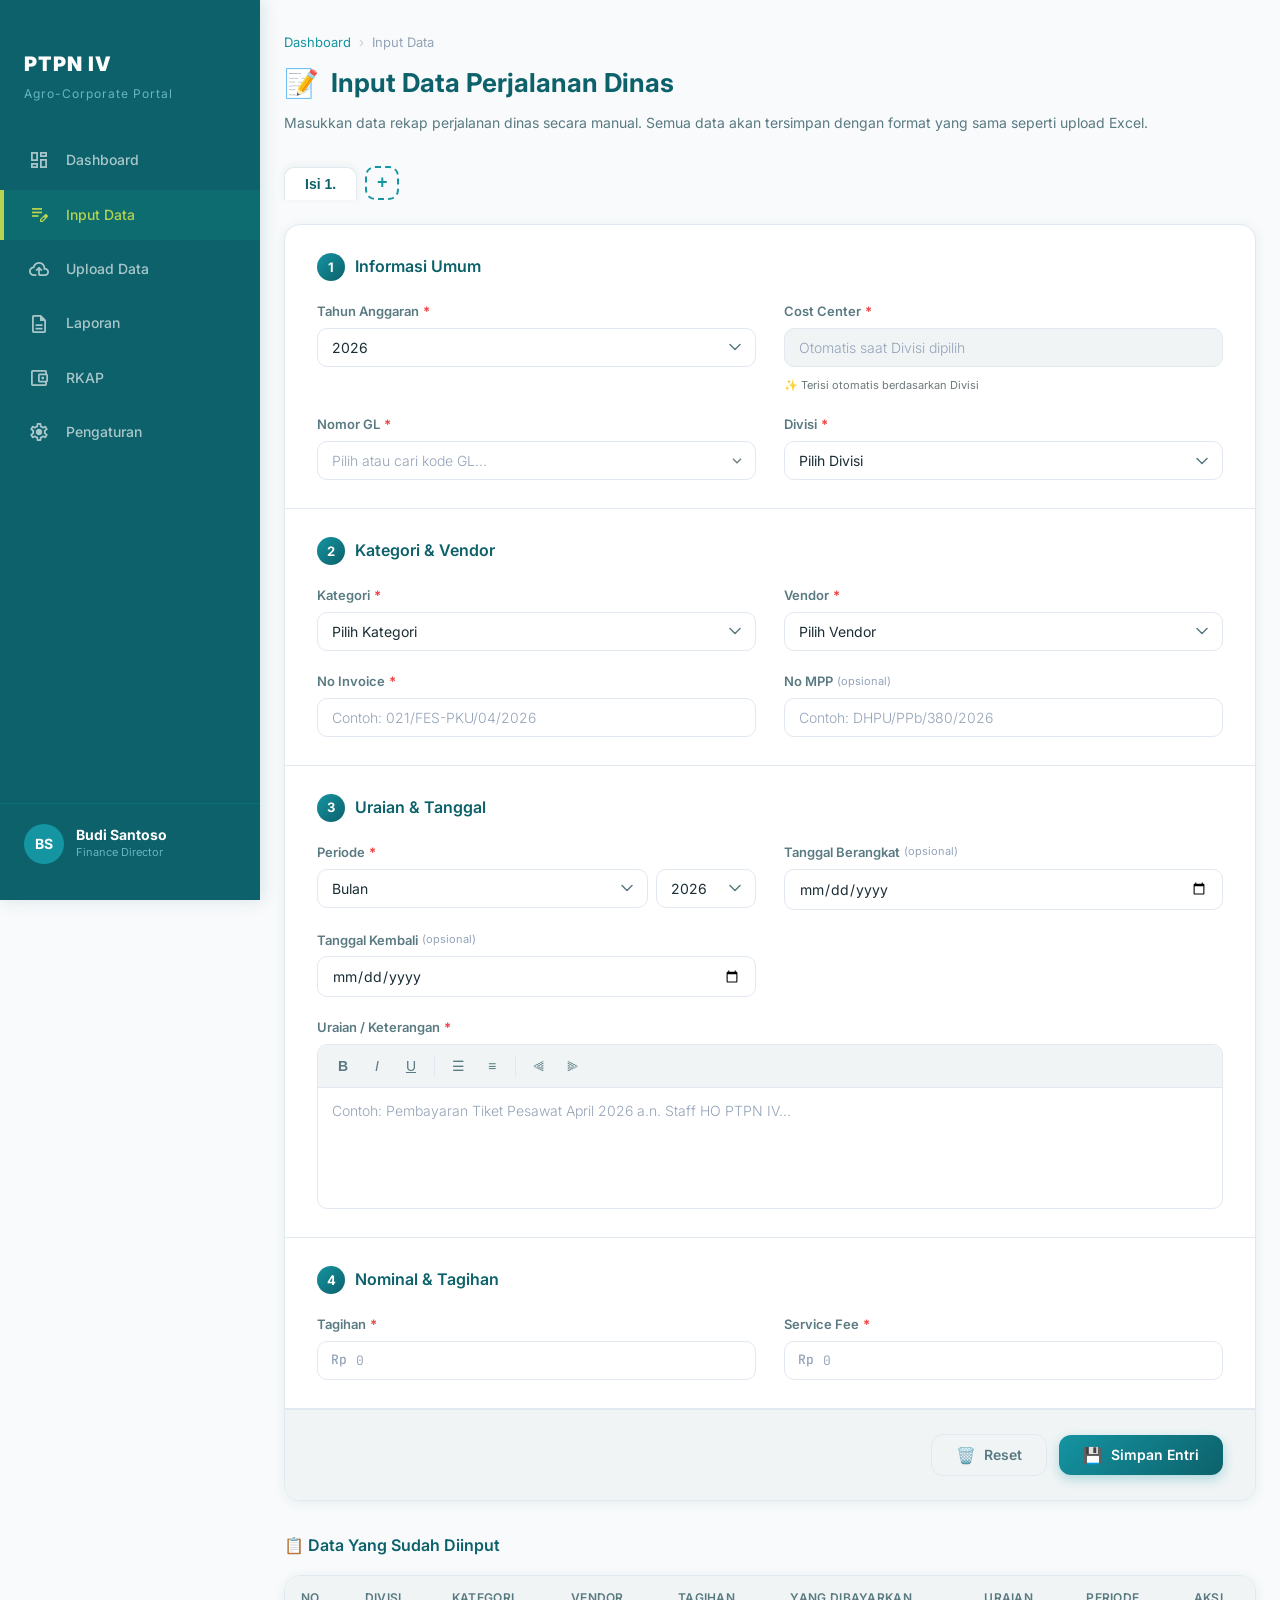
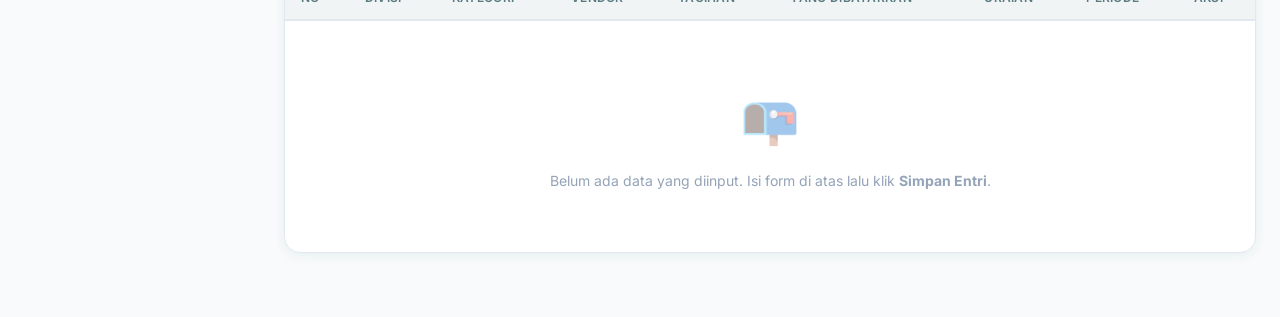
<file: input.html>
<!DOCTYPE html>
<html lang="id">
<head>
    <meta charset="UTF-8">
    <meta name="viewport" content="width=device-width, initial-scale=1.0">
    <meta name="description" content="Form Input Data Perjalanan Dinas - Dashboard Umum PTPN IV">
    <title>Input Data Perjalanan Dinas — PTPN IV</title>
    <link rel="stylesheet" href="css/input-form.css">
    <link href="https://fonts.googleapis.com/css2?family=Material+Symbols+Outlined:wght,FILL@100..700,0..1&display=swap" rel="stylesheet">
    <script src="https://cdn.sheetjs.com/xlsx-0.20.0/package/dist/xlsx.full.min.js"></script>
    <style>
        /* Sidebar styles for input page */
        .sidebar {
            position: fixed;
            top: 0;
            left: 0;
            width: 260px;
            height: 100vh;
            background: #0c616a;
            display: flex;
            flex-direction: column;
            padding-top: 24px;
            padding-bottom: 16px;
            z-index: 50;
            box-shadow: 2px 0 16px rgba(12,97,106,0.15);
        }
        .sidebar-logo {
            padding: 24px 24px 32px;
        }
        .sidebar-logo h1 {
            font-size: 20px;
            font-weight: 900;
            color: white;
            letter-spacing: 1px;
            text-transform: uppercase;
            margin: 0;
        }
        .sidebar-logo p {
            font-size: 12px;
            color: rgba(167, 238, 248, 0.6);
            margin: 4px 0 0;
            letter-spacing: 1px;
        }
        .sidebar-nav {
            flex: 1;
            display: flex;
            flex-direction: column;
            gap: 4px;
        }
        .sidebar-link {
            display: flex;
            align-items: center;
            gap: 16px;
            padding: 14px 24px;
            color: rgba(255,255,255,0.65);
            text-decoration: none;
            font-size: 14px;
            font-weight: 500;
            border-left: 4px solid transparent;
            transition: all 0.2s ease;
        }
        .sidebar-link:hover {
            color: white;
            background: rgba(13, 148, 136, 0.2);
        }
        .sidebar-link.active {
            color: #b6d250;
            border-left-color: #b6d250;
            background: rgba(13, 148, 136, 0.2);
        }
        .sidebar-link .material-symbols-outlined {
            font-size: 22px;
        }
        .sidebar-user {
            margin-top: auto;
            padding: 20px 24px;
            border-top: 1px solid rgba(13, 148, 136, 0.3);
            display: flex;
            align-items: center;
            gap: 12px;
        }
        .sidebar-avatar {
            width: 40px;
            height: 40px;
            border-radius: 50%;
            background: #1594a2;
            color: white;
            font-weight: 700;
            font-size: 14px;
            display: flex;
            align-items: center;
            justify-content: center;
            flex-shrink: 0;
        }
        .sidebar-user-name {
            color: white;
            font-weight: 700;
            font-size: 14px;
            line-height: 1.2;
        }
        .sidebar-user-role {
            color: rgba(167, 238, 248, 0.6);
            font-size: 11px;
        }

        /* Offset content for sidebar */
        .main-with-sidebar {
            margin-left: 260px;
        }

        @media (max-width: 900px) {
            .sidebar { display: none; }
            .main-with-sidebar { margin-left: 0; }
        }

        /* GL Dropdown styles */
        .gl-option { padding: 10px 14px; font-size: 13px; cursor: pointer; border-bottom: 1px solid #f0f4f5; transition: background 0.15s; }
        .gl-option:hover { background: #f0f4f5; color: #1594a2; }
        .gl-option.selected { background: #1594a2; color: white; }
        #glDropdownList::-webkit-scrollbar { width: 6px; }
        #glDropdownList::-webkit-scrollbar-track { background: #f0f4f5; }
        #glDropdownList::-webkit-scrollbar-thumb { background: #1594a2; border-radius: 3px; }
    </style>
</head>
<body>

<div class="toast-container" id="toastContainer"></div>

<!-- ============================================================
     SIDEBAR NAVIGATION
     ============================================================ -->
<nav class="sidebar">
    <div class="sidebar-logo">
        <h1>PTPN IV</h1>
        <p>Agro-Corporate Portal</p>
    </div>
    <div class="sidebar-nav">
        <a class="sidebar-link" href="index.html">
            <span class="material-symbols-outlined">dashboard</span>
            <span>Dashboard</span>
        </a>
        <a class="sidebar-link active" href="input.html">
            <span class="material-symbols-outlined">edit_note</span>
            <span>Input Data</span>
        </a>
        <a class="sidebar-link" href="upload.html">
            <span class="material-symbols-outlined">cloud_upload</span>
            <span>Upload Data</span>
        </a>
        <a class="sidebar-link" href="laporan.html">
            <span class="material-symbols-outlined">description</span>
            <span>Laporan</span>
        </a>
        <a class="sidebar-link" href="rkap.html">
            <span class="material-symbols-outlined">account_balance_wallet</span>
            <span>RKAP</span>
        </a>
        <a class="sidebar-link" href="pengaturan.html">
            <span class="material-symbols-outlined">settings</span>
            <span>Pengaturan</span>
        </a>
    </div>
    <div class="sidebar-user">
        <div class="sidebar-avatar">BS</div>
        <div>
            <div class="sidebar-user-name">Budi Santoso</div>
            <div class="sidebar-user-role">Finance Director</div>
        </div>
    </div>
</nav>

<!-- ============================================================
     MAIN CONTENT
     ============================================================ -->
<div class="main-with-sidebar">
<div class="page-wrapper">
    <!-- Breadcrumb -->
    <nav class="breadcrumb">
        <a href="index.html">Dashboard</a>
        <span class="sep">›</span>
        <span>Input Data</span>
    </nav>

    <!-- Page Header -->
    <div class="page-header">
        <h1><span class="icon">📝</span> Input Data Perjalanan Dinas</h1>
        <p>Masukkan data rekap perjalanan dinas secara manual. Semua data akan tersimpan dengan format yang sama seperti upload Excel.</p>
    </div>

    <!-- Entry Tabs -->
    <div class="entry-tabs" id="entryTabs">
        <button class="entry-tab active" data-index="0">Isi 1.</button>
        <button class="btn-add-entry" id="btnAddEntry" title="Tambah entri baru">+</button>
    </div>

    <!-- Form Card -->
    <div class="form-card" id="formCard">

        <!-- SECTION 1: Informasi Umum -->
        <div class="form-section">
            <div class="form-section-header">
                <span class="section-number">1</span>
                <h2>Informasi Umum</h2>
            </div>
            <div class="form-columns">
                <div class="form-group">
                    <label>Tahun Anggaran <span class="required">*</span></label>
                    <select class="form-select" id="tahunAnggaran">
                        <option value="2026" selected>2026</option>
                        <option value="2025">2025</option>
                        <option value="2024">2024</option>
                    </select>
                </div>
                <div class="form-group">
                    <label>Cost Center <span class="required">*</span></label>
                    <input type="text" class="form-input" id="costCenterValue" placeholder="Otomatis saat Divisi dipilih" readonly style="background:#f0f4f5;cursor:not-allowed;">
                    <span class="helper-text" style="font-size:11px;color:#6d797b;margin-top:4px;display:block;">✨ Terisi otomatis berdasarkan Divisi</span>
                    <span class="error-msg">Pilih divisi terlebih dahulu</span>
                </div>
                <div class="form-group" style="position:relative;">
                    <label>Nomor GL <span class="required">*</span></label>
                    <div id="glDropdownWrapper" style="position:relative;">
                        <input type="text" class="form-input" id="glSearchInput"
                            placeholder="Pilih atau cari kode GL..."
                            autocomplete="off"
                            onclick="toggleGLDropdown()"
                            oninput="filterGLOptions(this.value)"
                            style="padding-right:36px;cursor:pointer;">
                        <span onclick="toggleGLDropdown()" style="position:absolute;right:10px;top:50%;transform:translateY(-50%);cursor:pointer;color:#6d797b;font-size:18px;font-family:'Material Symbols Outlined';">expand_more</span>
                        <input type="hidden" id="kodeSAPValue">
                        <div id="glDropdownList" style="display:none;position:absolute;top:100%;left:0;right:0;z-index:999;background:white;border:2px solid #1594a2;border-radius:10px;box-shadow:0 8px 24px rgba(12,97,106,0.15);max-height:220px;overflow-y:auto;">
                            <div style="padding:8px;border-bottom:1px solid #e2e8f0;">
                                <input type="text" id="glSearchInner" placeholder="🔍 Cari kode GL..." oninput="filterGLOptions(this.value)" style="width:100%;border:1px solid #e2e8f0;border-radius:6px;padding:6px 10px;font-size:13px;outline:none;">
                            </div>
                            <div id="glOptionsList">
                                <div class="gl-option" onclick="selectGL('', 'Pilih Kode GL')" style="padding:10px 14px;font-size:13px;color:#1594a2;font-weight:600;background:#f0f4f5;">— Pilih Kode GL —</div>
                            </div>
                        </div>
                    </div>
                    <span class="error-msg">Pilih nomor GL</span>
                </div>
                <div class="form-group">
                    <label>Divisi <span class="required">*</span></label>
                    <select class="form-select" id="divisi" onchange="onDivisiChange(this.value)">
                        <option value="">Pilih Divisi</option>
                        <option value="DSPN">DSPN - Divisi Sekretariat Perusahaan</option>
                        <option value="DTPI">DTPI - Divisi Satuan Pengawasan Intern</option>
                        <option value="DTAN">DTAN - Divisi Tanaman</option>
                        <option value="DTPL">DTPL - Divisi Teknik &amp; Pengolahan</option>
                        <option value="DINF">DINF - Divisi Infrastruktur</option>
                        <option value="DITN">DITN - Divisi Investasi Tanaman</option>
                        <option value="DPSN">DPSN - Divisi Pemasaran</option>
                        <option value="DRPL">DRPL - Divisi Rantai Pasok &amp; Logistik</option>
                        <option value="DPEN">DPEN - Divisi Pengadaan</option>
                        <option value="DSKP">DSKP - Divisi Strategi Perusahaan &amp; Pengendalian Kinerja AP</option>
                        <option value="DSMS">DSMS - Divisi Sistem Manajemen &amp; Sustainability</option>
                        <option value="DRPH">DRPH - Divisi Riset, Pengembangan Bisnis &amp; Hilirisasi</option>
                        <option value="DKSH">DKSH - Divisi Keuangan Strategis dan Hubungan Investor</option>
                        <option value="DPBA">DPBA - Divisi Perbendaharaan &amp; Anggaran</option>
                        <option value="DAPN">DAPN - Divisi Akuntansi &amp; Perpajakan</option>
                        <option value="DMRS">DMRS - Divisi Manajemen Risiko</option>
                        <option value="DPSB">DPSB - Divisi Pengembangan SDM dan Budaya</option>
                        <option value="DSDM">DSDM - Divisi Operasional SDM</option>
                        <option value="DHPU">DHPU - Divisi HPS &amp; Umum</option>
                        <option value="DTIS">DTIS - Divisi Teknologi Informasi</option>
                        <option value="DHKT">DHKT - Divisi Hubungan Kelembagaan dan TJSL</option>
                        <option value="DHKM">DHKM - Divisi Hukum</option>
                        <option value="DPSR">DPSR - Divisi PSR dan Plasma</option>
                        <option value="DPMO">DPMO - Project Management Office</option>
                    </select>
                    <span class="error-msg">Pilih divisi</span>
                </div>
            </div>
        </div>

        <!-- SECTION 2: Kategori & Vendor -->
        <div class="form-section">
            <div class="form-section-header">
                <span class="section-number">2</span>
                <h2>Kategori & Vendor</h2>
            </div>
            <div class="form-columns">
                <div class="form-group">
                    <label>Kategori <span class="required">*</span></label>
                    <select class="form-select" id="kategori" onchange="autoFillUraian()">
                        <option value="">Pilih Kategori</option>
                        <option value="Pesawat">✈️ Pesawat</option>
                        <option value="Hotel">🏨 Hotel</option>
                        <option value="Kereta">🚆 Kereta</option>
                        <option value="Mobil">🚗 Mobil / Rental</option>
                        <option value="Per Diem">💰 Per Diem</option>
                        <option value="Trans Lokal">🚕 Trans Lokal</option>
                        <option value="Transport Dari & Ke">🚐 Transport Dari & Ke</option>
                        <option value="Laundry">👔 Laundry</option>
                        <option value="Lain-lain">📦 Lain-lain</option>
                    </select>
                    <span class="error-msg">Pilih kategori</span>
                </div>
                <div class="form-group">
                    <label>Vendor <span class="required">*</span></label>
                    <select class="form-select" id="vendor">
                        <option value="">Pilih Vendor</option>
                        <option value="FES">FES (Forever Express Service)</option>
                        <option value="US">US</option>
                        <option value="Lainnya">Lainnya</option>
                    </select>
                    <span class="error-msg">Pilih vendor</span>
                </div>
                <div class="form-group conditional-field" id="vendorLainnyaGroup">
                    <label>Nama Vendor <span class="required">*</span></label>
                    <input type="text" class="form-input" id="vendorLainnya" placeholder="Masukkan nama vendor">
                </div>
                <div class="form-group">
                    <label>No Invoice <span class="required">*</span></label>
                    <input type="text" class="form-input" id="noInvoice" placeholder="Contoh: 021/FES-PKU/04/2026">
                    <span class="error-msg">Masukkan No Invoice</span>
                </div>
                <div class="form-group">
                    <label>No MPP <span class="optional">(opsional)</span></label>
                    <input type="text" class="form-input" id="noMpp" placeholder="Contoh: DHPU/PPb/380/2026">
                </div>
            </div>
        </div>

        <!-- SECTION 3: Uraian & Tanggal -->
        <div class="form-section">
            <div class="form-section-header">
                <span class="section-number">3</span>
                <h2>Uraian & Tanggal</h2>
            </div>
            <div class="form-columns">
                <div class="form-group">
                    <label>Periode <span class="required">*</span></label>
                    <div style="display:flex;gap:8px;">
                        <select class="form-select" id="periodeBulan" style="flex:1;">
                            <option value="">Bulan</option>
                            <option value="01">Januari</option>
                            <option value="02">Februari</option>
                            <option value="03">Maret</option>
                            <option value="04">April</option>
                            <option value="05">Mei</option>
                            <option value="06">Juni</option>
                            <option value="07">Juli</option>
                            <option value="08">Agustus</option>
                            <option value="09">September</option>
                            <option value="10">Oktober</option>
                            <option value="11">November</option>
                            <option value="12">Desember</option>
                        </select>
                        <select class="form-select" id="periodeTahun" style="width:100px;">
                            <option value="2026">2026</option>
                            <option value="2025">2025</option>
                            <option value="2024">2024</option>
                        </select>
                    </div>
                </div>
                <div class="form-group">
                    <label>Tanggal Berangkat <span class="optional">(opsional)</span></label>
                    <input type="date" class="form-input" id="tglBerangkat" onchange="autoFillUraian()">
                </div>
                <div class="form-group">
                    <label>Tanggal Kembali <span class="optional">(opsional)</span></label>
                    <input type="date" class="form-input" id="tglKembali" onchange="autoFillUraian()">
                </div>
                <div class="form-group full-width">
                    <label>Uraian / Keterangan <span class="required">*</span></label>
                    <div class="uraian-editor">
                        <div class="uraian-toolbar">
                            <button type="button" onclick="document.execCommand('bold')" title="Bold"><b>B</b></button>
                            <button type="button" onclick="document.execCommand('italic')" title="Italic"><i>I</i></button>
                            <button type="button" onclick="document.execCommand('underline')" title="Underline"><u>U</u></button>
                            <span class="sep"></span>
                            <button type="button" onclick="document.execCommand('insertUnorderedList')" title="Bullet List">☰</button>
                            <button type="button" onclick="document.execCommand('insertOrderedList')" title="Numbered List">≡</button>
                            <span class="sep"></span>
                            <button type="button" onclick="document.execCommand('justifyLeft')" title="Align Left">⫷</button>
                            <button type="button" onclick="document.execCommand('justifyCenter')" title="Center">⫸</button>
                        </div>
                        <div class="uraian-content" id="uraianContent" contenteditable="true" data-placeholder="Contoh: Pembayaran Tiket Pesawat April 2026 a.n. Staff HO PTPN IV..."></div>
                    </div>
                    <span class="error-msg">Masukkan uraian</span>
                </div>
            </div>
        </div>

        <!-- SECTION 4: Nominal & Tagihan -->
        <div class="form-section">
            <div class="form-section-header">
                <span class="section-number">4</span>
                <h2>Nominal & Tagihan</h2>
            </div>

            <!-- Ringkasan rumus: tampil setelah vendor dipilih -->
            <div class="calc-summary" id="calcSummary" style="display:none;">
                <div class="calc-summary-title" id="calcSummaryTitle">📊 Rumus Kalkulasi Otomatis</div>
                <table class="calc-table" id="calcTable">
                    <thead>
                        <tr>
                            <th>Field</th>
                            <th>Tipe</th>
                            <th>Rumus</th>
                        </tr>
                    </thead>
                    <tbody id="calcTableBody">
                        <!-- Diisi oleh JS sesuai vendor -->
                    </tbody>
                </table>
            </div>

            <div class="form-columns">
                <!-- Input utama — selalu tampil -->
                <div class="form-group">
                    <label>Tagihan <span class="required">*</span></label>
                    <div class="currency-wrapper">
                        <span class="prefix">Rp</span>
                        <input type="text" class="form-input currency" id="tagihan" placeholder="0">
                    </div>
                    <span class="error-msg">Masukkan nominal tagihan</span>
                </div>
                <div class="form-group">
                    <label>Service Fee <span class="required">*</span></label>
                    <div class="currency-wrapper">
                        <span class="prefix">Rp</span>
                        <input type="text" class="form-input currency" id="serviceFee" placeholder="0">
                    </div>
                    <span class="error-msg">Masukkan nominal service fee</span>
                </div>

                <!-- FES only: Jumlah (pengali/qty) -->
                <div class="form-group conditional-field" id="jumlahQtyGroup">
                    <label>Jumlah <span class="optional">(malam/unit)</span></label>
                    <input type="number" class="form-input" id="jumlahQty" min="1" value="1" placeholder="1">
                    <span class="auto-calc-badge">⚡ Tagihan &amp; Service Fee dikali jumlah ini</span>
                </div>

                <!-- US only: DPP Service Fee -->
                <div class="form-group conditional-field" id="dppServiceFeeGroup">
                    <label>DPP Service Fee</label>
                    <div class="currency-wrapper">
                        <span class="prefix">Rp</span>
                        <input type="text" class="form-input currency readonly" id="dppServiceFee" readonly>
                    </div>
                    <span class="auto-calc-badge">⚡ = 11/12 × Service Fee</span>
                </div>

                <!-- US only: PPN 12% -->
                <div class="form-group conditional-field" id="ppnGroup">
                    <label>PPN 12% dari Tagihan</label>
                    <div class="currency-wrapper">
                        <span class="prefix">Rp</span>
                        <input type="text" class="form-input currency readonly" id="ppn" readonly>
                    </div>
                    <span class="auto-calc-badge">⚡ = Service Fee × 11%</span>
                </div>

                <!-- FES + US: PPH 23 -->
                <div class="form-group conditional-field" id="pph23Group">
                    <label>PPH 23</label>
                    <div class="currency-wrapper">
                        <span class="prefix">Rp</span>
                        <input type="text" class="form-input currency readonly" id="pph23" readonly>
                    </div>
                    <span class="auto-calc-badge" id="pph23Badge">⚡ Auto-calculated</span>
                </div>

                <!-- US only: Tagihan Service Fee setelah Pajak -->
                <div class="form-group conditional-field" id="tagihanServiceGroup">
                    <label>Tagihan Service Fee setelah Pajak</label>
                    <div class="currency-wrapper">
                        <span class="prefix">Rp</span>
                        <input type="text" class="form-input currency readonly" id="tagihanService" readonly>
                    </div>
                    <span class="auto-calc-badge">⚡ = Service Fee + PPN 12% − PPH 23</span>
                </div>

                <!-- FES + US: Jumlah Tagihan -->
                <div class="form-group conditional-field" id="jumlahTagihanGroup">
                    <label style="font-weight:700;color:var(--text-primary);">Jumlah Tagihan</label>
                    <div class="currency-wrapper">
                        <span class="prefix">Rp</span>
                        <input type="text" class="form-input currency readonly" id="jumlahTagihan" readonly>
                    </div>
                    <span class="auto-calc-badge" id="jumlahTagihanBadge">⚡ Auto-calculated</span>
                </div>

                <!-- FES + US: Yang Dibayarkan (auto-calc) -->
                <div class="form-group conditional-field" id="yangDibayarkanAutoGroup">
                    <label style="font-weight:700;color:var(--text-primary);">Yang Dibayarkan</label>
                    <div class="currency-wrapper">
                        <span class="prefix">Rp</span>
                        <input type="text" class="form-input currency readonly" id="yangDibayarkan" readonly>
                    </div>
                    <span class="auto-calc-badge">⚡ = Jumlah Tagihan − PPH 23</span>
                </div>

                <!-- Vendor lain: Yang Dibayarkan (manual) -->
                <div class="form-group conditional-field" id="yangDibayarkanManualGroup">
                    <label style="font-weight:700;color:var(--text-primary);">Yang Dibayarkan <span class="required">*</span></label>
                    <div class="currency-wrapper">
                        <span class="prefix">Rp</span>
                        <input type="text" class="form-input currency" id="yangDibayarkanManual" placeholder="0">
                    </div>
                    <span class="error-msg">Masukkan nominal yang dibayarkan</span>
                </div>
            </div>
        </div>

        <!-- Form Actions -->
        <div class="form-actions">
            <button class="btn btn-outline" type="button" id="btnReset">
                <span class="icon">🗑️</span> Reset
            </button>
            <button class="btn btn-primary" type="button" id="btnSimpan">
                <span class="icon">💾</span> Simpan Entri
            </button>
        </div>
    </div>

    <!-- Preview Table -->
    <div class="preview-section" id="previewSection">
        <h3>📋 Data Yang Sudah Diinput</h3>
        <div class="preview-table-wrapper">
            <table class="preview-table" id="previewTable">
                <thead>
                    <tr>
                        <th>No</th>
                        <th>Divisi</th>
                        <th>Kategori</th>
                        <th>Vendor</th>
                        <th>Tagihan</th>
                        <th>Yang Dibayarkan</th>
                        <th>Uraian</th>
                        <th>Periode</th>
                        <th>Aksi</th>
                    </tr>
                </thead>
                <tbody id="previewTableBody">
                    <tr>
                        <td colspan="9">
                            <div class="empty-state">
                                <div class="icon">📭</div>
                                <p>Belum ada data yang diinput. Isi form di atas lalu klik <strong>Simpan Entri</strong>.</p>
                            </div>
                        </td>
                    </tr>
                </tbody>
            </table>
        </div>

        <!-- Submit All Bar -->
        <div class="submit-bar" id="submitBar" style="display:none;">
            <div class="info">
                <strong id="totalEntries">0</strong> entri siap disimpan
                <span style="opacity:0.7;font-size:12px;margin-left:8px;">📦 Tersimpan otomatis di browser</span>
            </div>
            <div style="display:flex;gap:12px;align-items:center;">
                <button class="btn-clear-all" id="btnClearAll" title="Hapus semua data dari database lokal">
                    🗑️ Hapus Semua
                </button>
                <button class="btn-export-excel" id="btnExportExcel" title="Download sebagai file Excel format standar">
                    📊 Export Excel
                </button>
                <button class="btn-submit-all" id="btnSubmitAll">
                    💾 Simpan ke Database
                </button>
            </div>
        </div>
    </div>
</div>
</div><!-- end main-with-sidebar -->

<script>
// ============================================================
// DATA REFERENSI DIVISI & GL
// ============================================================
const DIVISI_MAP = {
    'DSPN': 'PHO0DSPN18', 'DTPI': 'PHO0DTPI18', 'DTAN': 'PHO0DTAN18',
    'DTPL': 'PHO0DTPL18', 'DINF': 'PHO0DINF18', 'DITN': 'PHO0DITN18',
    'DPSN': 'PHO0DPSN18', 'DRPL': 'PHO0DRPL18', 'DPEN': 'PHO0DPEN18',
    'DSKP': 'PHO0DSKP18', 'DSMS': 'PHO0DSMS18', 'DRPH': 'PHO0DRPH18',
    'DKSH': 'PHO0DKSH18', 'DPBA': 'PHO0DPBA18', 'DAPN': 'PHO0DAPN18',
    'DMRS': 'PHO0DMRS18', 'DPSB': 'PHO0DPSB18', 'DSDM': 'PHO0DSDM18',
    'DHPU': 'PHO0DHPU18', 'DTIS': 'PHO0DTIS18', 'DHKT': 'PHO0DHKT18',
    'DHKM': 'PHO0DHKM18', 'DPSR': 'PHO0DPSR18', 'DPMO': 'PHO0DPMO18'
};

const GL_OPTIONS = [
    { kode: '51100417', desc: 'Perjalanan Dinas' },
    { kode: '51101073', desc: 'Biaya Tiket Moda Transportasi' },
    { kode: '51100152', desc: 'Biaya Jasa Sewa Kendaraan' },
    { kode: '51100158', desc: 'Biaya Mess' },
    { kode: '51100420', desc: 'Biaya Akomodasi' },
    { kode: '51100421', desc: 'Biaya Uang Harian' },
];

const BULAN_ID = ['', 'Januari', 'Februari', 'Maret', 'April', 'Mei', 'Juni',
    'Juli', 'Agustus', 'September', 'Oktober', 'November', 'Desember'];

// ============================================================
// KATEGORI MAPPING UNTUK URAIAN
// ============================================================
const KATEGORI_URAIAN = {
    'Pesawat': 'Biaya Akomodasi Pesawat Perjadin',
    'Hotel': 'Biaya Akomodasi Hotel Perjadin',
    'Kereta': 'Biaya Tiket Kereta Perjadin',
    'Mobil': 'Biaya Sewa Kendaraan Perjadin',
    'Per Diem': 'Biaya Uang Harian (Per Diem) Perjadin',
    'Trans Lokal': 'Biaya Transportasi Lokal Perjadin',
    'Transport Dari & Ke': 'Biaya Transport Dari & Ke Perjadin',
    'Laundry': 'Biaya Laundry Perjadin',
    'Lain-lain': 'Biaya Lain-lain Perjadin',
};

// ============================================================
// AUTO-FILL COST CENTER
// ============================================================
function onDivisiChange(kode) {
    const cc = DIVISI_MAP[kode] || '';
    const ccInput = document.getElementById('costCenterValue');
    if (ccInput) ccInput.value = cc;
    autoFillUraian();
}

// ============================================================
// GL DROPDOWN
// ============================================================
function buildGLOptions() {
    const list = document.getElementById('glOptionsList');
    if (!list) return;
    let html = '<div class="gl-option" onclick="selectGL(\'\', \'\')" style="padding:10px 14px;font-size:13px;color:#1594a2;font-weight:600;background:#f0f4f5;">— Pilih Kode GL —</div>';
    const divisiEl = document.getElementById('divisi');
    const kodeDiv = divisiEl ? divisiEl.value : '';
    const prefix = kodeDiv || 'DHKM';
    GL_OPTIONS.forEach(gl => {
        html += `<div class="gl-option" onclick="selectGL('${gl.kode}', '${prefix} - ${gl.kode} (${gl.desc})')">${prefix} - ${gl.kode} (${gl.desc})</div>`;
    });
    list.innerHTML = html;
}

function toggleGLDropdown() {
    buildGLOptions();
    const dd = document.getElementById('glDropdownList');
    if (!dd) return;
    const isOpen = dd.style.display !== 'none';
    dd.style.display = isOpen ? 'none' : 'block';
    if (!isOpen) {
        const inner = document.getElementById('glSearchInner');
        if (inner) { inner.value = ''; filterGLOptions(''); inner.focus(); }
    }
}

function filterGLOptions(query) {
    const q = query.toLowerCase();
    const items = document.querySelectorAll('.gl-option');
    items.forEach(item => {
        item.style.display = item.textContent.toLowerCase().includes(q) ? '' : 'none';
    });
}

function selectGL(kode, label) {
    document.getElementById('kodeSAPValue').value = kode;
    document.getElementById('glSearchInput').value = label || '';
    document.getElementById('glDropdownList').style.display = 'none';
}

// Close dropdown when clicking outside
document.addEventListener('click', function(e) {
    const wrapper = document.getElementById('glDropdownWrapper');
    if (wrapper && !wrapper.contains(e.target)) {
        const dd = document.getElementById('glDropdownList');
        if (dd) dd.style.display = 'none';
    }
});

// ============================================================
// AUTO-FILL URAIAN
// ============================================================
function formatTgl(dateStr) {
    if (!dateStr) return null;
    const d = new Date(dateStr);
    const dd = String(d.getDate()).padStart(2, '0');
    const mm = d.getMonth() + 1;
    const yyyy = d.getFullYear();
    return { day: dd, monthNum: mm, monthName: BULAN_ID[mm], year: yyyy };
}

function autoFillUraian() {
    const divisiEl = document.getElementById('divisi');
    const kategoriEl = document.getElementById('kategori');
    const tglBrgEl = document.getElementById('tglBerangkat');
    const tglKmbEl = document.getElementById('tglKembali');
    const noInvoiceEl = document.getElementById('noInvoice');
    const uraianEl = document.getElementById('uraianContent');

    if (!divisiEl || !kategoriEl || !uraianEl) return;

    const divisiKode = divisiEl.value;
    const kategori = kategoriEl.value;
    if (!divisiKode || !kategori) return;

    const tglBrg = formatTgl(tglBrgEl ? tglBrgEl.value : '');
    const tglKmb = formatTgl(tglKmbEl ? tglKmbEl.value : '');
    const noInvoice = noInvoiceEl ? noInvoiceEl.value : '';

    const kegDesc = KATEGORI_URAIAN[kategori] || `Biaya ${kategori} Perjadin`;

    let tglStr = '';
    if (tglBrg && tglKmb) {
        if (tglBrg.monthNum === tglKmb.monthNum && tglBrg.year === tglKmb.year) {
            tglStr = `tgl ${tglBrg.day} - ${tglKmb.day} ${tglBrg.monthName} ${tglBrg.year}`;
        } else {
            tglStr = `tgl ${tglBrg.day} ${tglBrg.monthName} - ${tglKmb.day} ${tglKmb.monthName} ${tglKmb.year}`;
        }
    } else if (tglBrg) {
        tglStr = `tgl ${tglBrg.day} ${tglBrg.monthName} ${tglBrg.year}`;
    }

    let uraian = `${divisiKode} - Pembayaran ${kegDesc}\nHO PTPN IV Palmco`;
    if (tglStr) uraian += ` ${tglStr}`;
    if (noInvoice) uraian += ` (No. INVOICE: ${noInvoice})`;

    uraianEl.innerText = uraian;
}

// also trigger auto-fill ketika no invoice diisi
document.addEventListener('DOMContentLoaded', function() {
    const ni = document.getElementById('noInvoice');
    if (ni) ni.addEventListener('input', autoFillUraian);
    const kat = document.getElementById('kategori');
    if (kat) kat.addEventListener('change', autoFillUraian);
});
</script>
<script src="js/inputForm.js"></script>
</body>
</html>
</file>
<file: css/input-form.css>
/* ============================================================
   INPUT FORM STYLES — Dashboard Umum PTPN IV
   Design System: Light mode, Teal/Lime palette
   ============================================================ */

@import url('https://fonts.googleapis.com/css2?family=Inter:wght@300;400;500;600;700&family=JetBrains+Mono:wght@400;500&display=swap');

/* --- CSS Variables (Design Tokens) --- */
:root {
    --bg-primary: #f8fafb;
    --bg-secondary: #ffffff;
    --bg-tertiary: #f0f4f5;
    --bg-sidebar: #0c616a;
    --accent-lime: #b6d250;
    --accent-lime-light: #d4e88a;
    --accent-lime-dark: #95b033;
    --accent-teal: #1594a2;
    --accent-teal-light: #1caab9;
    --accent-teal-dark: #0c616a;
    --accent-amber: #f59e0b;
    --accent-red: #ef4444;
    --accent-green: #22c55e;
    --text-primary: #1a2e35;
    --text-secondary: #5a7a82;
    --text-muted: #94a3b8;
    --text-on-dark: #ffffff;
    --border-subtle: #e2e8f0;
    --border-focus: #1594a2;
    --shadow-card: 0 2px 12px rgba(12,97,106,0.08);
    --shadow-card-hover: 0 8px 24px rgba(12,97,106,0.15);
    --shadow-input-focus: 0 0 0 3px rgba(21,148,162,0.15);
    --radius-card: 16px;
    --radius-btn: 12px;
    --radius-input: 10px;
    --transition: all 0.3s cubic-bezier(0.4, 0, 0.2, 1);
}

/* --- Reset & Base --- */
*, *::before, *::after { box-sizing: border-box; margin: 0; padding: 0; }

body {
    font-family: 'Inter', -apple-system, BlinkMacSystemFont, sans-serif;
    background: var(--bg-primary);
    color: var(--text-primary);
    line-height: 1.6;
    min-height: 100vh;
}

/* --- Page Layout --- */
.page-wrapper {
    max-width: 1100px;
    margin: 0 auto;
    padding: 32px 24px 64px;
}

/* --- Page Header --- */
.page-header {
    margin-bottom: 32px;
    animation: fadeInDown 0.5s ease-out;
}
.page-header h1 {
    font-size: 26px;
    font-weight: 700;
    color: var(--accent-teal-dark);
    display: flex;
    align-items: center;
    gap: 12px;
}
.page-header h1 .icon { font-size: 28px; }
.page-header p {
    color: var(--text-secondary);
    margin-top: 6px;
    font-size: 14px;
}

/* --- Breadcrumb --- */
.breadcrumb {
    display: flex;
    align-items: center;
    gap: 8px;
    font-size: 13px;
    color: var(--text-muted);
    margin-bottom: 8px;
}
.breadcrumb a {
    color: var(--accent-teal);
    text-decoration: none;
    transition: var(--transition);
}
.breadcrumb a:hover { color: var(--accent-teal-dark); }
.breadcrumb .sep { opacity: 0.5; }

/* --- Entry Tabs (Isi 1, Isi 2...) --- */
.entry-tabs {
    display: flex;
    align-items: center;
    gap: 8px;
    margin-bottom: 24px;
    flex-wrap: wrap;
}
.entry-tab {
    padding: 8px 20px;
    border-radius: 10px 10px 0 0;
    font-size: 14px;
    font-weight: 500;
    cursor: pointer;
    border: 1px solid var(--border-subtle);
    border-bottom: none;
    background: var(--bg-tertiary);
    color: var(--text-secondary);
    transition: var(--transition);
    position: relative;
    top: 1px;
}
.entry-tab.active {
    background: var(--bg-secondary);
    color: var(--accent-teal-dark);
    font-weight: 600;
    border-color: var(--border-subtle);
    box-shadow: 0 -2px 8px rgba(12,97,106,0.06);
}
.entry-tab:hover:not(.active) { background: #e8eef0; }
.btn-add-entry {
    width: 34px;
    height: 34px;
    border-radius: 10px;
    border: 2px dashed var(--accent-teal);
    background: transparent;
    color: var(--accent-teal);
    font-size: 18px;
    font-weight: 700;
    cursor: pointer;
    display: flex;
    align-items: center;
    justify-content: center;
    transition: var(--transition);
}
.btn-add-entry:hover {
    background: var(--accent-teal);
    color: white;
    border-style: solid;
    transform: scale(1.1);
}

/* --- Form Card --- */
.form-card {
    background: var(--bg-secondary);
    border-radius: var(--radius-card);
    box-shadow: var(--shadow-card);
    border: 1px solid var(--border-subtle);
    overflow: hidden;
    animation: fadeInUp 0.4s ease-out;
}

/* --- Form Sections --- */
.form-section {
    padding: 28px 32px;
    border-bottom: 1px solid var(--border-subtle);
}
.form-section:last-child { border-bottom: none; }

.form-section-header {
    display: flex;
    align-items: center;
    gap: 10px;
    margin-bottom: 20px;
}
.form-section-header .section-number {
    width: 28px;
    height: 28px;
    border-radius: 50%;
    background: linear-gradient(135deg, var(--accent-teal), var(--accent-teal-dark));
    color: white;
    font-size: 13px;
    font-weight: 700;
    display: flex;
    align-items: center;
    justify-content: center;
}
.form-section-header h2 {
    font-size: 16px;
    font-weight: 600;
    color: var(--accent-teal-dark);
}

/* --- Two-Column Layout --- */
.form-columns {
    display: grid;
    grid-template-columns: 1fr 1fr;
    gap: 20px 28px;
}
.form-columns .full-width { grid-column: 1 / -1; }

/* --- Form Group --- */
.form-group {
    display: flex;
    flex-direction: column;
    gap: 6px;
}
.form-group label {
    font-size: 13px;
    font-weight: 600;
    color: var(--text-secondary);
    display: flex;
    align-items: center;
    gap: 4px;
}
.form-group label .required {
    color: var(--accent-red);
    font-weight: 700;
}
.form-group label .optional {
    color: var(--text-muted);
    font-weight: 400;
    font-size: 11px;
}

/* --- Input Styles --- */
.form-input,
.form-select,
.form-textarea {
    width: 100%;
    padding: 10px 14px;
    border: 1.5px solid var(--border-subtle);
    border-radius: var(--radius-input);
    font-family: 'Inter', sans-serif;
    font-size: 14px;
    color: var(--text-primary);
    background: var(--bg-secondary);
    transition: var(--transition);
    outline: none;
}
.form-input:hover,
.form-select:hover,
.form-textarea:hover { border-color: var(--accent-teal-light); }
.form-input:focus,
.form-select:focus,
.form-textarea:focus {
    border-color: var(--border-focus);
    box-shadow: var(--shadow-input-focus);
}
.form-input::placeholder,
.form-textarea::placeholder { color: var(--text-muted); font-weight: 300; }
.form-input.currency { font-family: 'JetBrains Mono', monospace; font-size: 13px; }
.form-input.readonly {
    background: var(--bg-tertiary);
    color: var(--text-secondary);
    cursor: default;
}
.form-input.error { border-color: var(--accent-red); }
.error-msg {
    font-size: 11px;
    color: var(--accent-red);
    font-weight: 500;
    display: none;
}
.form-group.has-error .error-msg { display: block; }
.form-group.has-error .form-input,
.form-group.has-error .form-select { border-color: var(--accent-red); }

/* --- Select Styles --- */
.form-select {
    appearance: none;
    background-image: url("data:image/svg+xml,%3Csvg width='12' height='8' viewBox='0 0 12 8' fill='none' xmlns='http://www.w3.org/2000/svg'%3E%3Cpath d='M1 1.5L6 6.5L11 1.5' stroke='%235a7a82' stroke-width='1.5' stroke-linecap='round' stroke-linejoin='round'/%3E%3C/svg%3E");
    background-repeat: no-repeat;
    background-position: right 14px center;
    padding-right: 38px;
    cursor: pointer;
}

/* --- Textarea / Rich Editor --- */
.form-textarea { min-height: 100px; resize: vertical; }
.uraian-editor {
    border: 1.5px solid var(--border-subtle);
    border-radius: var(--radius-input);
    overflow: hidden;
    transition: var(--transition);
}
.uraian-editor:focus-within {
    border-color: var(--border-focus);
    box-shadow: var(--shadow-input-focus);
}
.uraian-toolbar {
    display: flex;
    align-items: center;
    gap: 4px;
    padding: 6px 10px;
    background: var(--bg-tertiary);
    border-bottom: 1px solid var(--border-subtle);
}
.uraian-toolbar button {
    width: 30px;
    height: 30px;
    border: none;
    background: transparent;
    border-radius: 6px;
    cursor: pointer;
    color: var(--text-secondary);
    font-size: 14px;
    display: flex;
    align-items: center;
    justify-content: center;
    transition: var(--transition);
}
.uraian-toolbar button:hover { background: var(--bg-secondary); color: var(--text-primary); }
.uraian-toolbar button.active { background: var(--accent-teal); color: white; }
.uraian-toolbar .sep { width: 1px; height: 20px; background: var(--border-subtle); margin: 0 4px; }
.uraian-content {
    padding: 12px 14px;
    min-height: 120px;
    outline: none;
    font-size: 14px;
    line-height: 1.6;
    color: var(--text-primary);
}
.uraian-content:empty::before {
    content: attr(data-placeholder);
    color: var(--text-muted);
    font-weight: 300;
}

/* --- Currency Input Wrapper --- */
.currency-wrapper {
    position: relative;
}
.currency-wrapper .prefix {
    position: absolute;
    left: 14px;
    top: 50%;
    transform: translateY(-50%);
    font-size: 13px;
    font-weight: 500;
    color: var(--text-muted);
    font-family: 'JetBrains Mono', monospace;
    pointer-events: none;
}
.currency-wrapper .form-input { padding-left: 38px; }

/* --- Auto-calc Badge --- */
.auto-calc-badge {
    display: inline-flex;
    align-items: center;
    gap: 4px;
    padding: 2px 8px;
    background: linear-gradient(135deg, #f0fdf4, #dcfce7);
    color: #166534;
    border-radius: 6px;
    font-size: 10px;
    font-weight: 600;
    text-transform: uppercase;
    letter-spacing: 0.5px;
}

/* --- Calc Summary (Ringkasan Rumus) --- */
.calc-summary {
    margin-bottom: 24px;
    border: 1.5px solid var(--accent-teal-light);
    border-radius: 12px;
    overflow: hidden;
    animation: fadeInUp 0.3s ease-out;
}
.calc-summary-title {
    background: linear-gradient(135deg, var(--accent-teal-dark), var(--accent-teal));
    color: white;
    font-size: 13px;
    font-weight: 700;
    padding: 10px 16px;
    letter-spacing: 0.3px;
}
.calc-table {
    width: 100%;
    border-collapse: collapse;
    font-size: 13px;
    background: #f8feff;
}
.calc-table thead th {
    padding: 9px 16px;
    text-align: left;
    font-size: 11px;
    font-weight: 700;
    text-transform: uppercase;
    letter-spacing: 0.5px;
    color: var(--text-secondary);
    background: #e8f8fa;
    border-bottom: 1.5px solid var(--border-subtle);
}
.calc-table tbody td {
    padding: 9px 16px;
    border-bottom: 1px solid var(--border-subtle);
    vertical-align: middle;
    color: var(--text-primary);
    font-size: 13px;
}
.calc-table tbody tr:last-child td { border-bottom: none; }
.calc-table tbody tr:hover { background: rgba(21,148,162,0.04); }
.calc-table .type-cell {
    white-space: nowrap;
    font-size: 12px;
    font-weight: 600;
}
.calc-table .type-cell.auto {
    color: #166534;
}
.calc-table .type-cell.manual {
    color: var(--accent-teal-dark);
}
.calc-table .rumus-cell {
    font-family: 'JetBrains Mono', monospace;
    font-size: 12px;
    color: var(--text-secondary);
}

/* --- Conditional Field (show/hide with animation) --- */
.conditional-field { display: none; }
.conditional-field.visible {
    display: flex;
    animation: fadeInUp 0.3s ease-out;
}

/* --- Form Actions --- */
.form-actions {
    padding: 24px 32px;
    display: flex;
    align-items: center;
    justify-content: flex-end;
    gap: 12px;
    background: var(--bg-tertiary);
    border-top: 1px solid var(--border-subtle);
}

/* --- Buttons --- */
.btn {
    padding: 10px 24px;
    border-radius: var(--radius-btn);
    font-family: 'Inter', sans-serif;
    font-size: 14px;
    font-weight: 600;
    cursor: pointer;
    border: none;
    display: inline-flex;
    align-items: center;
    gap: 8px;
    transition: var(--transition);
    text-decoration: none;
}
.btn-primary {
    background: linear-gradient(135deg, var(--accent-teal), var(--accent-teal-dark));
    color: white;
    box-shadow: 0 4px 12px rgba(21,148,162,0.3);
}
.btn-primary:hover {
    transform: translateY(-1px);
    box-shadow: 0 6px 20px rgba(21,148,162,0.4);
}
.btn-primary:active { transform: translateY(0); }
.btn-success {
    background: linear-gradient(135deg, var(--accent-lime), var(--accent-lime-dark));
    color: #2d3a0f;
    box-shadow: 0 4px 12px rgba(182,210,80,0.3);
}
.btn-success:hover {
    transform: translateY(-1px);
    box-shadow: 0 6px 20px rgba(182,210,80,0.4);
}
.btn-outline {
    background: transparent;
    color: var(--text-secondary);
    border: 1.5px solid var(--border-subtle);
}
.btn-outline:hover {
    border-color: var(--accent-teal);
    color: var(--accent-teal);
    background: rgba(21,148,162,0.04);
}
.btn-danger-outline {
    background: transparent;
    color: var(--accent-red);
    border: 1.5px solid var(--accent-red);
}
.btn-danger-outline:hover { background: rgba(239,68,68,0.06); }
.btn .icon { font-size: 16px; }

/* --- Preview Table --- */
.preview-section {
    margin-top: 32px;
    animation: fadeInUp 0.5s ease-out 0.2s both;
}
.preview-section h3 {
    font-size: 16px;
    font-weight: 600;
    color: var(--accent-teal-dark);
    margin-bottom: 16px;
    display: flex;
    align-items: center;
    gap: 8px;
}
.preview-table-wrapper {
    background: var(--bg-secondary);
    border-radius: var(--radius-card);
    box-shadow: var(--shadow-card);
    border: 1px solid var(--border-subtle);
    overflow-x: auto;
}
.preview-table {
    width: 100%;
    border-collapse: collapse;
    font-size: 13px;
}
.preview-table thead th {
    padding: 12px 16px;
    text-align: left;
    font-weight: 600;
    color: var(--text-secondary);
    background: var(--bg-tertiary);
    border-bottom: 2px solid var(--border-subtle);
    white-space: nowrap;
    font-size: 12px;
    text-transform: uppercase;
    letter-spacing: 0.3px;
}
.preview-table tbody td {
    padding: 12px 16px;
    border-bottom: 1px solid var(--border-subtle);
    color: var(--text-primary);
    vertical-align: middle;
}
.preview-table tbody tr:hover { background: rgba(21,148,162,0.03); }
.preview-table tbody tr:last-child td { border-bottom: none; }
.preview-table .currency-cell {
    font-family: 'JetBrains Mono', monospace;
    text-align: right;
    font-size: 12px;
}
.preview-table .action-cell {
    display: flex;
    gap: 6px;
}
.btn-icon {
    width: 32px;
    height: 32px;
    border-radius: 8px;
    border: none;
    background: transparent;
    cursor: pointer;
    display: flex;
    align-items: center;
    justify-content: center;
    transition: var(--transition);
    font-size: 14px;
}
.btn-icon:hover { background: var(--bg-tertiary); }
.btn-icon.edit:hover { color: var(--accent-teal); }
.btn-icon.delete:hover { color: var(--accent-red); background: rgba(239,68,68,0.08); }

/* --- Submit All Bar --- */
.submit-bar {
    margin-top: 24px;
    padding: 20px 28px;
    background: linear-gradient(135deg, var(--accent-teal-dark), var(--accent-teal));
    border-radius: var(--radius-card);
    display: flex;
    align-items: center;
    justify-content: space-between;
    box-shadow: 0 8px 32px rgba(12,97,106,0.2);
}
.submit-bar .info {
    color: rgba(255,255,255,0.9);
    font-size: 14px;
}
.submit-bar .info strong { color: white; font-size: 16px; }
.submit-bar .btn-submit-all {
    padding: 12px 32px;
    background: var(--accent-lime);
    color: #2d3a0f;
    border: none;
    border-radius: var(--radius-btn);
    font-family: 'Inter', sans-serif;
    font-size: 15px;
    font-weight: 700;
    cursor: pointer;
    display: flex;
    align-items: center;
    gap: 8px;
    transition: var(--transition);
    box-shadow: 0 4px 16px rgba(182,210,80,0.4);
}
.submit-bar .btn-submit-all:hover {
    background: var(--accent-lime-light);
    transform: translateY(-2px);
    box-shadow: 0 6px 24px rgba(182,210,80,0.5);
}
.submit-bar .btn-export-excel {
    padding: 12px 28px;
    background: rgba(255,255,255,0.15);
    color: white;
    border: 2px solid rgba(255,255,255,0.4);
    border-radius: var(--radius-btn);
    font-family: 'Inter', sans-serif;
    font-size: 14px;
    font-weight: 600;
    cursor: pointer;
    display: flex;
    align-items: center;
    gap: 8px;
    transition: var(--transition);
    backdrop-filter: blur(4px);
}
.submit-bar .btn-export-excel:hover {
    background: rgba(255,255,255,0.25);
    border-color: rgba(255,255,255,0.7);
    transform: translateY(-2px);
}
.submit-bar .btn-clear-all {
    padding: 10px 20px;
    background: rgba(239,68,68,0.15);
    color: #fca5a5;
    border: 2px solid rgba(239,68,68,0.4);
    border-radius: var(--radius-btn);
    font-family: 'Inter', sans-serif;
    font-size: 13px;
    font-weight: 600;
    cursor: pointer;
    display: flex;
    align-items: center;
    gap: 6px;
    transition: var(--transition);
}
.submit-bar .btn-clear-all:hover {
    background: rgba(239,68,68,0.3);
    border-color: rgba(239,68,68,0.7);
    color: #fff;
    transform: translateY(-1px);
}

/* --- Empty State --- */
.empty-state {
    text-align: center;
    padding: 48px 24px;
    color: var(--text-muted);
}
.empty-state .icon { font-size: 48px; opacity: 0.4; margin-bottom: 12px; }
.empty-state p { font-size: 14px; }

/* --- Toast Notification --- */
.toast-container {
    position: fixed;
    top: 24px;
    right: 24px;
    z-index: 9999;
    display: flex;
    flex-direction: column;
    gap: 8px;
}
.toast {
    padding: 14px 20px;
    border-radius: 12px;
    font-size: 14px;
    font-weight: 500;
    color: white;
    box-shadow: 0 8px 32px rgba(0,0,0,0.15);
    animation: slideInRight 0.4s ease-out;
    display: flex;
    align-items: center;
    gap: 10px;
    min-width: 280px;
}
.toast.success { background: linear-gradient(135deg, #22c55e, #16a34a); }
.toast.error { background: linear-gradient(135deg, #ef4444, #dc2626); }
.toast.info { background: linear-gradient(135deg, var(--accent-teal), var(--accent-teal-dark)); }

/* --- Animations --- */
@keyframes fadeInUp {
    from { opacity: 0; transform: translateY(16px); }
    to { opacity: 1; transform: translateY(0); }
}
@keyframes fadeInDown {
    from { opacity: 0; transform: translateY(-12px); }
    to { opacity: 1; transform: translateY(0); }
}
@keyframes slideInRight {
    from { opacity: 0; transform: translateX(100px); }
    to { opacity: 1; transform: translateX(0); }
}

/* --- Responsive --- */
@media (max-width: 768px) {
    .page-wrapper { padding: 20px 16px 48px; }
    .form-columns { grid-template-columns: 1fr; gap: 16px; }
    .form-section { padding: 20px 20px; }
    .form-actions { padding: 16px 20px; flex-wrap: wrap; }
    .submit-bar { flex-direction: column; gap: 16px; text-align: center; }
    .entry-tabs { gap: 6px; }
    .entry-tab { padding: 6px 14px; font-size: 13px; }
}
</file>
